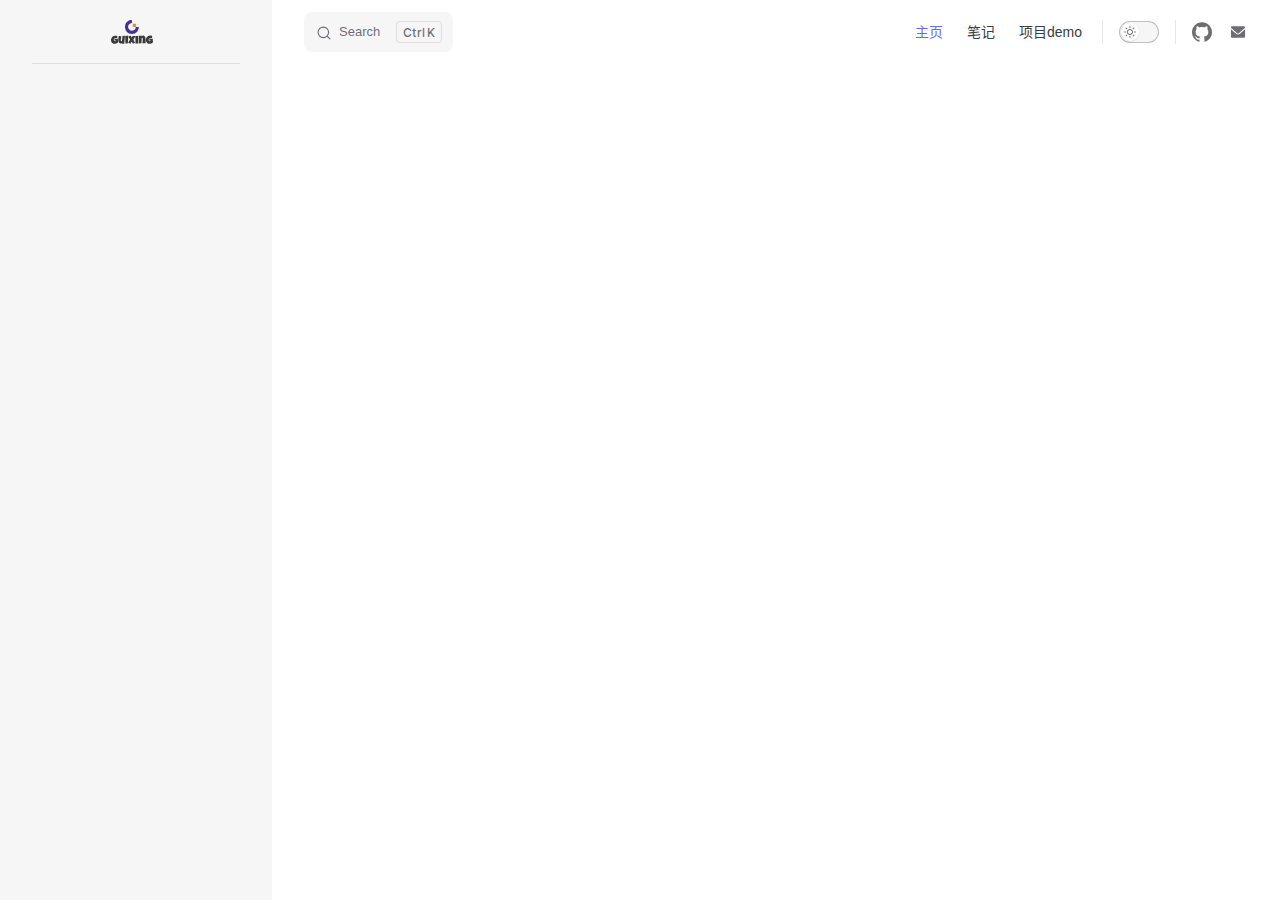
<file: index.html>
<!DOCTYPE html>
<html lang="zh-CN" dir="ltr">
  <head>
    <meta charset="utf-8">
    <meta name="viewport" content="width=device-width,initial-scale=1">
    <title>🏡blog | wangguixing</title>
    <meta name="description" content="a web developer make things to enjoy and share with u , just blogs .">
    <link rel="preload stylesheet" href="/assets/style.b4dcd8a4.css" as="style">
    <script type="module" src="/assets/app.5fb8432e.js"></script>
    <link rel="preload" href="/assets/inter-roman-latin.2ed14f66.woff2" as="font" type="font/woff2" crossorigin="">
  <link rel="modulepreload" href="/assets/chunks/framework.edab848f.js">
  <link rel="modulepreload" href="/assets/chunks/theme.a49212f3.js">
  <link rel="modulepreload" href="/assets/index.md.621714e0.lean.js">
  <meta name="theme-color" content="#3c8772">
  <script id="check-dark-light">(()=>{const e=localStorage.getItem("vitepress-theme-appearance")||"",a=window.matchMedia("(prefers-color-scheme: dark)").matches;(!e||e==="auto"?a:e==="dark")&&document.documentElement.classList.add("dark")})();</script>
  </head>
  <body>
    <div id="app"><div class="Layout" data-v-b2cf3e0b><!--[--><!--]--><!--[--><span tabindex="-1" data-v-c8616af1></span><a href="#VPContent" class="VPSkipLink visually-hidden" data-v-c8616af1> Skip to content </a><!--]--><!----><header class="VPNav" data-v-b2cf3e0b data-v-7e5bc4a5><div class="VPNavBar has-sidebar" data-v-7e5bc4a5 data-v-1d30fa41><div class="container" data-v-1d30fa41><div class="title" data-v-1d30fa41><div class="VPNavBarTitle has-sidebar" data-v-1d30fa41 data-v-f4ef19a3><a class="title" href="/" data-v-f4ef19a3><!--[--><!--]--><!--[--><img class="VPImage logo" src="/avatar.svg" alt data-v-6db2186b><!--]--><!--[--> <!--]--><!--[--><!--]--></a></div></div><div class="content" data-v-1d30fa41><div class="curtain" data-v-1d30fa41></div><div class="content-body" data-v-1d30fa41><!--[--><!--]--><div class="VPNavBarSearch search" data-v-1d30fa41 style="--673bc564:&#39;Meta&#39;;"><div id="docsearch"><button type="button" class="DocSearch DocSearch-Button" aria-label="Search"><span class="DocSearch-Button-Container"><svg class="DocSearch-Search-Icon" width="20" height="20" viewBox="0 0 20 20" aria-label="search icon"><path d="M14.386 14.386l4.0877 4.0877-4.0877-4.0877c-2.9418 2.9419-7.7115 2.9419-10.6533 0-2.9419-2.9418-2.9419-7.7115 0-10.6533 2.9418-2.9419 7.7115-2.9419 10.6533 0 2.9419 2.9418 2.9419 7.7115 0 10.6533z" stroke="currentColor" fill="none" fill-rule="evenodd" stroke-linecap="round" stroke-linejoin="round"></path></svg><span class="DocSearch-Button-Placeholder">Search</span></span><span class="DocSearch-Button-Keys"><kbd class="DocSearch-Button-Key"></kbd><kbd class="DocSearch-Button-Key">K</kbd></span></button></div></div><nav aria-labelledby="main-nav-aria-label" class="VPNavBarMenu menu" data-v-1d30fa41 data-v-7f418b0f><span id="main-nav-aria-label" class="visually-hidden" data-v-7f418b0f>Main Navigation</span><!--[--><!--[--><a class="VPLink link VPNavBarMenuLink active" href="/" tabindex="0" data-v-7f418b0f data-v-37adc828 data-v-8f4dc553><!--[-->主页<!--]--><!----></a><!--]--><!--[--><a class="VPLink link VPNavBarMenuLink" href="/thoughtsLog/microWebVue" tabindex="0" data-v-7f418b0f data-v-37adc828 data-v-8f4dc553><!--[-->笔记<!--]--><!----></a><!--]--><!--[--><a class="VPLink link VPNavBarMenuLink" href="/posts/vue3Tsx" tabindex="0" data-v-7f418b0f data-v-37adc828 data-v-8f4dc553><!--[-->项目demo<!--]--><!----></a><!--]--><!--]--></nav><!----><div class="VPNavBarAppearance appearance" data-v-1d30fa41 data-v-f6a63727><label title="toggle dark mode" data-v-f6a63727 data-v-a9c8afb8><button class="VPSwitch VPSwitchAppearance" type="button" role="switch" aria-checked="false" data-v-a9c8afb8 data-v-f3c41672><span class="check" data-v-f3c41672><span class="icon" data-v-f3c41672><!--[--><svg xmlns="http://www.w3.org/2000/svg" aria-hidden="true" focusable="false" viewbox="0 0 24 24" class="sun" data-v-a9c8afb8><path d="M12,18c-3.3,0-6-2.7-6-6s2.7-6,6-6s6,2.7,6,6S15.3,18,12,18zM12,8c-2.2,0-4,1.8-4,4c0,2.2,1.8,4,4,4c2.2,0,4-1.8,4-4C16,9.8,14.2,8,12,8z"></path><path d="M12,4c-0.6,0-1-0.4-1-1V1c0-0.6,0.4-1,1-1s1,0.4,1,1v2C13,3.6,12.6,4,12,4z"></path><path d="M12,24c-0.6,0-1-0.4-1-1v-2c0-0.6,0.4-1,1-1s1,0.4,1,1v2C13,23.6,12.6,24,12,24z"></path><path d="M5.6,6.6c-0.3,0-0.5-0.1-0.7-0.3L3.5,4.9c-0.4-0.4-0.4-1,0-1.4s1-0.4,1.4,0l1.4,1.4c0.4,0.4,0.4,1,0,1.4C6.2,6.5,5.9,6.6,5.6,6.6z"></path><path d="M19.8,20.8c-0.3,0-0.5-0.1-0.7-0.3l-1.4-1.4c-0.4-0.4-0.4-1,0-1.4s1-0.4,1.4,0l1.4,1.4c0.4,0.4,0.4,1,0,1.4C20.3,20.7,20,20.8,19.8,20.8z"></path><path d="M3,13H1c-0.6,0-1-0.4-1-1s0.4-1,1-1h2c0.6,0,1,0.4,1,1S3.6,13,3,13z"></path><path d="M23,13h-2c-0.6,0-1-0.4-1-1s0.4-1,1-1h2c0.6,0,1,0.4,1,1S23.6,13,23,13z"></path><path d="M4.2,20.8c-0.3,0-0.5-0.1-0.7-0.3c-0.4-0.4-0.4-1,0-1.4l1.4-1.4c0.4-0.4,1-0.4,1.4,0s0.4,1,0,1.4l-1.4,1.4C4.7,20.7,4.5,20.8,4.2,20.8z"></path><path d="M18.4,6.6c-0.3,0-0.5-0.1-0.7-0.3c-0.4-0.4-0.4-1,0-1.4l1.4-1.4c0.4-0.4,1-0.4,1.4,0s0.4,1,0,1.4l-1.4,1.4C18.9,6.5,18.6,6.6,18.4,6.6z"></path></svg><svg xmlns="http://www.w3.org/2000/svg" aria-hidden="true" focusable="false" viewbox="0 0 24 24" class="moon" data-v-a9c8afb8><path d="M12.1,22c-0.3,0-0.6,0-0.9,0c-5.5-0.5-9.5-5.4-9-10.9c0.4-4.8,4.2-8.6,9-9c0.4,0,0.8,0.2,1,0.5c0.2,0.3,0.2,0.8-0.1,1.1c-2,2.7-1.4,6.4,1.3,8.4c2.1,1.6,5,1.6,7.1,0c0.3-0.2,0.7-0.3,1.1-0.1c0.3,0.2,0.5,0.6,0.5,1c-0.2,2.7-1.5,5.1-3.6,6.8C16.6,21.2,14.4,22,12.1,22zM9.3,4.4c-2.9,1-5,3.6-5.2,6.8c-0.4,4.4,2.8,8.3,7.2,8.7c2.1,0.2,4.2-0.4,5.8-1.8c1.1-0.9,1.9-2.1,2.4-3.4c-2.5,0.9-5.3,0.5-7.5-1.1C9.2,11.4,8.1,7.7,9.3,4.4z"></path></svg><!--]--></span></span></button></label></div><div class="VPSocialLinks VPNavBarSocialLinks social-links" data-v-1d30fa41 data-v-0394ad82 data-v-f6988cfb><!--[--><a class="VPSocialLink" href="https://github.com/wangguixing" aria-label="github" target="_blank" rel="noopener" data-v-f6988cfb data-v-c530cc0a><svg role="img" viewBox="0 0 24 24" xmlns="http://www.w3.org/2000/svg"><title>GitHub</title><path d="M12 .297c-6.63 0-12 5.373-12 12 0 5.303 3.438 9.8 8.205 11.385.6.113.82-.258.82-.577 0-.285-.01-1.04-.015-2.04-3.338.724-4.042-1.61-4.042-1.61C4.422 18.07 3.633 17.7 3.633 17.7c-1.087-.744.084-.729.084-.729 1.205.084 1.838 1.236 1.838 1.236 1.07 1.835 2.809 1.305 3.495.998.108-.776.417-1.305.76-1.605-2.665-.3-5.466-1.332-5.466-5.93 0-1.31.465-2.38 1.235-3.22-.135-.303-.54-1.523.105-3.176 0 0 1.005-.322 3.3 1.23.96-.267 1.98-.399 3-.405 1.02.006 2.04.138 3 .405 2.28-1.552 3.285-1.23 3.285-1.23.645 1.653.24 2.873.12 3.176.765.84 1.23 1.91 1.23 3.22 0 4.61-2.805 5.625-5.475 5.92.42.36.81 1.096.81 2.22 0 1.606-.015 2.896-.015 3.286 0 .315.21.69.825.57C20.565 22.092 24 17.592 24 12.297c0-6.627-5.373-12-12-12"/></svg></a><a class="VPSocialLink" href="mailto:GranceWang@outlook.com" aria-label target="_blank" rel="noopener" data-v-f6988cfb data-v-c530cc0a><svg role="img" viewBox="0 0 1024 1024" xmlns="http://www.w3.org/2000/svg" width="20">
          <path d="M874.666667 375.189333V746.666667a64 64 0 0 1-64 64H213.333333a64 64 0 0 1-64-64V375.189333l266.090667 225.6a149.333333 149.333333 0 0 0 193.152 0L874.666667 375.189333zM810.666667 213.333333a64.789333 64.789333 0 0 1 22.826666 4.181334 63.616 63.616 0 0 1 26.794667 19.413333 64.32 64.32 0 0 1 9.344 15.466667c2.773333 6.570667 4.48 13.696 4.906667 21.184L874.666667 277.333333v21.333334L553.536 572.586667a64 64 0 0 1-79.893333 2.538666l-3.178667-2.56L149.333333 298.666667v-21.333334a63.786667 63.786667 0 0 1 35.136-57.130666A63.872 63.872 0 0 1 213.333333 213.333333h597.333334z" ></path>
          </svg></a><!--]--></div><div class="VPFlyout VPNavBarExtra extra" data-v-1d30fa41 data-v-40855f84 data-v-764effdf><button type="button" class="button" aria-haspopup="true" aria-expanded="false" aria-label="extra navigation" data-v-764effdf><svg xmlns="http://www.w3.org/2000/svg" aria-hidden="true" focusable="false" viewbox="0 0 24 24" class="icon" data-v-764effdf><circle cx="12" cy="12" r="2"></circle><circle cx="19" cy="12" r="2"></circle><circle cx="5" cy="12" r="2"></circle></svg></button><div class="menu" data-v-764effdf><div class="VPMenu" data-v-764effdf data-v-e7ea1737><!----><!--[--><!--[--><!----><div class="group" data-v-40855f84><div class="item appearance" data-v-40855f84><p class="label" data-v-40855f84>Appearance</p><div class="appearance-action" data-v-40855f84><label title="toggle dark mode" data-v-40855f84 data-v-a9c8afb8><button class="VPSwitch VPSwitchAppearance" type="button" role="switch" aria-checked="false" data-v-a9c8afb8 data-v-f3c41672><span class="check" data-v-f3c41672><span class="icon" data-v-f3c41672><!--[--><svg xmlns="http://www.w3.org/2000/svg" aria-hidden="true" focusable="false" viewbox="0 0 24 24" class="sun" data-v-a9c8afb8><path d="M12,18c-3.3,0-6-2.7-6-6s2.7-6,6-6s6,2.7,6,6S15.3,18,12,18zM12,8c-2.2,0-4,1.8-4,4c0,2.2,1.8,4,4,4c2.2,0,4-1.8,4-4C16,9.8,14.2,8,12,8z"></path><path d="M12,4c-0.6,0-1-0.4-1-1V1c0-0.6,0.4-1,1-1s1,0.4,1,1v2C13,3.6,12.6,4,12,4z"></path><path d="M12,24c-0.6,0-1-0.4-1-1v-2c0-0.6,0.4-1,1-1s1,0.4,1,1v2C13,23.6,12.6,24,12,24z"></path><path d="M5.6,6.6c-0.3,0-0.5-0.1-0.7-0.3L3.5,4.9c-0.4-0.4-0.4-1,0-1.4s1-0.4,1.4,0l1.4,1.4c0.4,0.4,0.4,1,0,1.4C6.2,6.5,5.9,6.6,5.6,6.6z"></path><path d="M19.8,20.8c-0.3,0-0.5-0.1-0.7-0.3l-1.4-1.4c-0.4-0.4-0.4-1,0-1.4s1-0.4,1.4,0l1.4,1.4c0.4,0.4,0.4,1,0,1.4C20.3,20.7,20,20.8,19.8,20.8z"></path><path d="M3,13H1c-0.6,0-1-0.4-1-1s0.4-1,1-1h2c0.6,0,1,0.4,1,1S3.6,13,3,13z"></path><path d="M23,13h-2c-0.6,0-1-0.4-1-1s0.4-1,1-1h2c0.6,0,1,0.4,1,1S23.6,13,23,13z"></path><path d="M4.2,20.8c-0.3,0-0.5-0.1-0.7-0.3c-0.4-0.4-0.4-1,0-1.4l1.4-1.4c0.4-0.4,1-0.4,1.4,0s0.4,1,0,1.4l-1.4,1.4C4.7,20.7,4.5,20.8,4.2,20.8z"></path><path d="M18.4,6.6c-0.3,0-0.5-0.1-0.7-0.3c-0.4-0.4-0.4-1,0-1.4l1.4-1.4c0.4-0.4,1-0.4,1.4,0s0.4,1,0,1.4l-1.4,1.4C18.9,6.5,18.6,6.6,18.4,6.6z"></path></svg><svg xmlns="http://www.w3.org/2000/svg" aria-hidden="true" focusable="false" viewbox="0 0 24 24" class="moon" data-v-a9c8afb8><path d="M12.1,22c-0.3,0-0.6,0-0.9,0c-5.5-0.5-9.5-5.4-9-10.9c0.4-4.8,4.2-8.6,9-9c0.4,0,0.8,0.2,1,0.5c0.2,0.3,0.2,0.8-0.1,1.1c-2,2.7-1.4,6.4,1.3,8.4c2.1,1.6,5,1.6,7.1,0c0.3-0.2,0.7-0.3,1.1-0.1c0.3,0.2,0.5,0.6,0.5,1c-0.2,2.7-1.5,5.1-3.6,6.8C16.6,21.2,14.4,22,12.1,22zM9.3,4.4c-2.9,1-5,3.6-5.2,6.8c-0.4,4.4,2.8,8.3,7.2,8.7c2.1,0.2,4.2-0.4,5.8-1.8c1.1-0.9,1.9-2.1,2.4-3.4c-2.5,0.9-5.3,0.5-7.5-1.1C9.2,11.4,8.1,7.7,9.3,4.4z"></path></svg><!--]--></span></span></button></label></div></div></div><div class="group" data-v-40855f84><div class="item social-links" data-v-40855f84><div class="VPSocialLinks social-links-list" data-v-40855f84 data-v-f6988cfb><!--[--><a class="VPSocialLink" href="https://github.com/wangguixing" aria-label="github" target="_blank" rel="noopener" data-v-f6988cfb data-v-c530cc0a><svg role="img" viewBox="0 0 24 24" xmlns="http://www.w3.org/2000/svg"><title>GitHub</title><path d="M12 .297c-6.63 0-12 5.373-12 12 0 5.303 3.438 9.8 8.205 11.385.6.113.82-.258.82-.577 0-.285-.01-1.04-.015-2.04-3.338.724-4.042-1.61-4.042-1.61C4.422 18.07 3.633 17.7 3.633 17.7c-1.087-.744.084-.729.084-.729 1.205.084 1.838 1.236 1.838 1.236 1.07 1.835 2.809 1.305 3.495.998.108-.776.417-1.305.76-1.605-2.665-.3-5.466-1.332-5.466-5.93 0-1.31.465-2.38 1.235-3.22-.135-.303-.54-1.523.105-3.176 0 0 1.005-.322 3.3 1.23.96-.267 1.98-.399 3-.405 1.02.006 2.04.138 3 .405 2.28-1.552 3.285-1.23 3.285-1.23.645 1.653.24 2.873.12 3.176.765.84 1.23 1.91 1.23 3.22 0 4.61-2.805 5.625-5.475 5.92.42.36.81 1.096.81 2.22 0 1.606-.015 2.896-.015 3.286 0 .315.21.69.825.57C20.565 22.092 24 17.592 24 12.297c0-6.627-5.373-12-12-12"/></svg></a><a class="VPSocialLink" href="mailto:GranceWang@outlook.com" aria-label target="_blank" rel="noopener" data-v-f6988cfb data-v-c530cc0a><svg role="img" viewBox="0 0 1024 1024" xmlns="http://www.w3.org/2000/svg" width="20">
          <path d="M874.666667 375.189333V746.666667a64 64 0 0 1-64 64H213.333333a64 64 0 0 1-64-64V375.189333l266.090667 225.6a149.333333 149.333333 0 0 0 193.152 0L874.666667 375.189333zM810.666667 213.333333a64.789333 64.789333 0 0 1 22.826666 4.181334 63.616 63.616 0 0 1 26.794667 19.413333 64.32 64.32 0 0 1 9.344 15.466667c2.773333 6.570667 4.48 13.696 4.906667 21.184L874.666667 277.333333v21.333334L553.536 572.586667a64 64 0 0 1-79.893333 2.538666l-3.178667-2.56L149.333333 298.666667v-21.333334a63.786667 63.786667 0 0 1 35.136-57.130666A63.872 63.872 0 0 1 213.333333 213.333333h597.333334z" ></path>
          </svg></a><!--]--></div></div></div><!--]--><!--]--></div></div></div><!--[--><!--]--><button type="button" class="VPNavBarHamburger hamburger" aria-label="mobile navigation" aria-expanded="false" aria-controls="VPNavScreen" data-v-1d30fa41 data-v-e5dd9c1c><span class="container" data-v-e5dd9c1c><span class="top" data-v-e5dd9c1c></span><span class="middle" data-v-e5dd9c1c></span><span class="bottom" data-v-e5dd9c1c></span></span></button></div></div></div></div><!----></header><div class="VPLocalNav" data-v-b2cf3e0b data-v-f5a2ca58><button class="menu" aria-expanded="false" aria-controls="VPSidebarNav" data-v-f5a2ca58><svg xmlns="http://www.w3.org/2000/svg" aria-hidden="true" focusable="false" viewbox="0 0 24 24" class="menu-icon" data-v-f5a2ca58><path d="M17,11H3c-0.6,0-1-0.4-1-1s0.4-1,1-1h14c0.6,0,1,0.4,1,1S17.6,11,17,11z"></path><path d="M21,7H3C2.4,7,2,6.6,2,6s0.4-1,1-1h18c0.6,0,1,0.4,1,1S21.6,7,21,7z"></path><path d="M21,15H3c-0.6,0-1-0.4-1-1s0.4-1,1-1h18c0.6,0,1,0.4,1,1S21.6,15,21,15z"></path><path d="M17,19H3c-0.6,0-1-0.4-1-1s0.4-1,1-1h14c0.6,0,1,0.4,1,1S17.6,19,17,19z"></path></svg><span class="menu-text" data-v-f5a2ca58>Menu</span></button><div class="VPLocalNavOutlineDropdown" style="--vp-vh:0px;" data-v-f5a2ca58 data-v-079b16a8><button data-v-079b16a8>Return to top</button><!----></div></div><aside class="VPSidebar" data-v-b2cf3e0b data-v-139a1f1d><div class="curtain" data-v-139a1f1d></div><nav class="nav" id="VPSidebarNav" aria-labelledby="sidebar-aria-label" tabindex="-1" data-v-139a1f1d><span class="visually-hidden" id="sidebar-aria-label" data-v-139a1f1d> Sidebar Navigation </span><!--[--><!--[--><!----><!--]--><!--]--><!--[--><div class="group" data-v-139a1f1d><section class="VPSidebarItem level-0" data-v-139a1f1d data-v-c4656e6d><!----><div class="items" data-v-c4656e6d><!--[--><div class="VPSidebarItem level-1" data-v-c4656e6d data-v-c4656e6d><!----><!----></div><!--]--></div></section></div><!--]--><!--[--><!--]--></nav></aside><div class="VPContent has-sidebar" id="VPContent" data-v-b2cf3e0b data-v-a494bd1d><div class="VPDoc has-sidebar has-aside" data-v-a494bd1d data-v-c4b0d3cf><!--[--><!--]--><div class="container" data-v-c4b0d3cf><div class="aside" data-v-c4b0d3cf><div class="aside-curtain" data-v-c4b0d3cf></div><div class="aside-container" data-v-c4b0d3cf><div class="aside-content" data-v-c4b0d3cf><div class="VPDocAside" data-v-c4b0d3cf data-v-3f215769><!--[--><!--]--><!--[--><!--]--><div class="VPDocAsideOutline" data-v-3f215769 data-v-ff0f39c8><div class="content" data-v-ff0f39c8><div class="outline-marker" data-v-ff0f39c8></div><div class="outline-title" data-v-ff0f39c8>快速索引</div><nav aria-labelledby="doc-outline-aria-label" data-v-ff0f39c8><span class="visually-hidden" id="doc-outline-aria-label" data-v-ff0f39c8> Table of Contents for current page </span><ul class="root" data-v-ff0f39c8 data-v-8f12e865><!--[--><!--]--></ul></nav></div></div><!--[--><!--[--><!--[--><!--[--><!----><!--]--><!--]--><!--]--><!--]--><div class="spacer" data-v-3f215769></div><!--[--><!--]--><!----><!--[--><!--]--><!--[--><!--]--></div></div></div></div><div class="content" data-v-c4b0d3cf><div class="content-container" data-v-c4b0d3cf><!--[--><!--[--><!--[--><!----><!--]--><!--]--><!--]--><!----><main class="main" data-v-c4b0d3cf><div style="position:relative;" class="vp-doc _index" data-v-c4b0d3cf><div></div></div></main><footer class="VPDocFooter" data-v-c4b0d3cf data-v-face870a><!--[--><!--]--><div class="edit-info" data-v-face870a><!----><div class="last-updated" data-v-face870a><p class="VPLastUpdated" data-v-face870a data-v-7b3ebfe1>Last updated: <time datetime="2023-03-31T13:01:34.000Z" data-v-7b3ebfe1></time></p></div></div><!----></footer><!--[--><!--]--></div></div></div><!--[--><!--]--></div></div><footer class="VPFooter has-sidebar" data-v-b2cf3e0b data-v-2f86ebd2><div class="container" data-v-2f86ebd2><!----><p class="copyright" data-v-2f86ebd2>Copyright © 2023-present wangguixing</p></div></footer><!--[--><!--]--></div></div>
    <script>__VP_HASH_MAP__ = JSON.parse("{\"index.md\":\"621714e0\",\"posts_vue3tsx.md\":\"de5453ad\",\"thoughtslog_microwebvue.md\":\"06f690e9\"}")
__VP_SITE_DATA__ = JSON.parse("{\"lang\":\"zh-CN\",\"dir\":\"ltr\",\"title\":\" \",\"description\":\"a web developer make things to enjoy and share with u , just blogs .\",\"base\":\"/\",\"head\":[],\"appearance\":true,\"themeConfig\":{\"nav\":[{\"text\":\"主页\",\"link\":\"/\"},{\"text\":\"笔记\",\"link\":\"/thoughtsLog/microWebVue\",\"activeMatch\":\"/thoughtsLog/\"},{\"text\":\"项目demo\",\"link\":\"/posts/vue3Tsx\",\"activeMatch\":\"/posts/\"}],\"logo\":\"/avatar.svg\",\"outlineTitle\":\"快速索引\",\"sidebar\":{\"/\":[{\"text\":\"\",\"items\":[{\"text\":\"\"}]}],\"/thoughtsLog/\":[{\"text\":\"条目\",\"items\":[{\"text\":\"前端微服务-vue\",\"link\":\"/thoughtsLog/microWebVue\"}]}],\"/posts/\":[{\"text\":\"条目\",\"collapsed\":false,\"items\":[{\"text\":\"vue3、tsx、arco-design\",\"link\":\"/posts/vue3Tsx\"}]}]},\"socialLinks\":[{\"icon\":\"github\",\"link\":\"https://github.com/wangguixing\"},{\"icon\":{\"svg\":\"<svg role=\\\"img\\\" viewBox=\\\"0 0 1024 1024\\\" xmlns=\\\"http://www.w3.org/2000/svg\\\" width=\\\"20\\\">\\n          <path d=\\\"M874.666667 375.189333V746.666667a64 64 0 0 1-64 64H213.333333a64 64 0 0 1-64-64V375.189333l266.090667 225.6a149.333333 149.333333 0 0 0 193.152 0L874.666667 375.189333zM810.666667 213.333333a64.789333 64.789333 0 0 1 22.826666 4.181334 63.616 63.616 0 0 1 26.794667 19.413333 64.32 64.32 0 0 1 9.344 15.466667c2.773333 6.570667 4.48 13.696 4.906667 21.184L874.666667 277.333333v21.333334L553.536 572.586667a64 64 0 0 1-79.893333 2.538666l-3.178667-2.56L149.333333 298.666667v-21.333334a63.786667 63.786667 0 0 1 35.136-57.130666A63.872 63.872 0 0 1 213.333333 213.333333h597.333334z\\\" ></path>\\n          </svg>\"},\"link\":\"mailto:GranceWang@outlook.com\"}],\"footer\":{\"copyright\":\"Copyright © 2023-present wangguixing\"},\"algolia\":{\"appId\":\"8J64VVRP8K\",\"apiKey\":\"a18e2f4cc5665f6602c5631fd868adfd\",\"indexName\":\"vitepress\"}},\"locales\":{},\"scrollOffset\":90,\"cleanUrls\":true}")</script>
    
  </body>
</html>
</file>
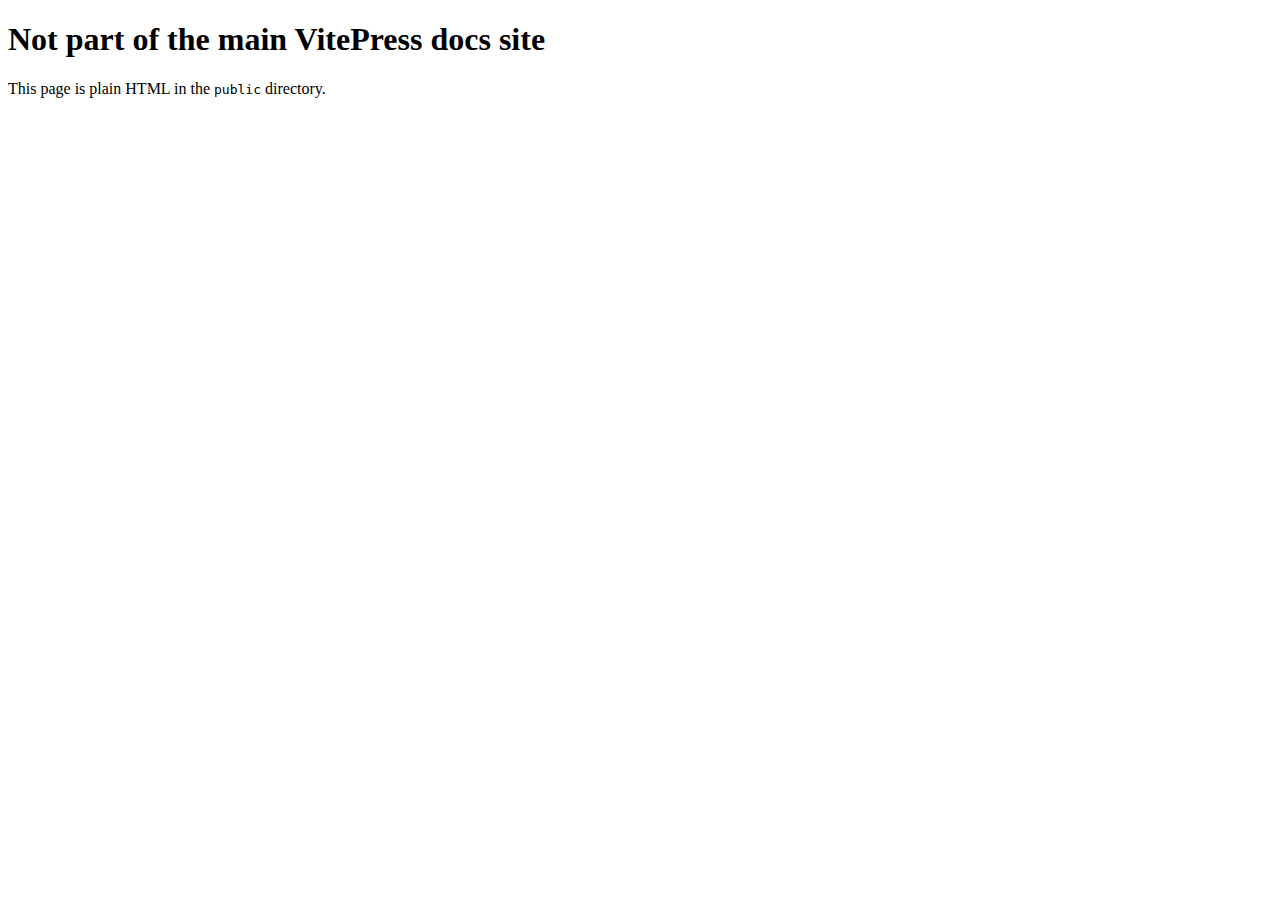
<file: pure.html>
<!DOCTYPE html>
<html>
  <head>
    <title>Plain HTML page | VitePress</title>
    <meta charset="utf-8" />
    <meta name="robots" content="noindex, nofollow" />
  </head>
  <body>
    <h1>Not part of the main VitePress docs site</h1>
    <div>This page is plain HTML in the <code>public</code> directory.</div>
  </body>
</html>
</file>
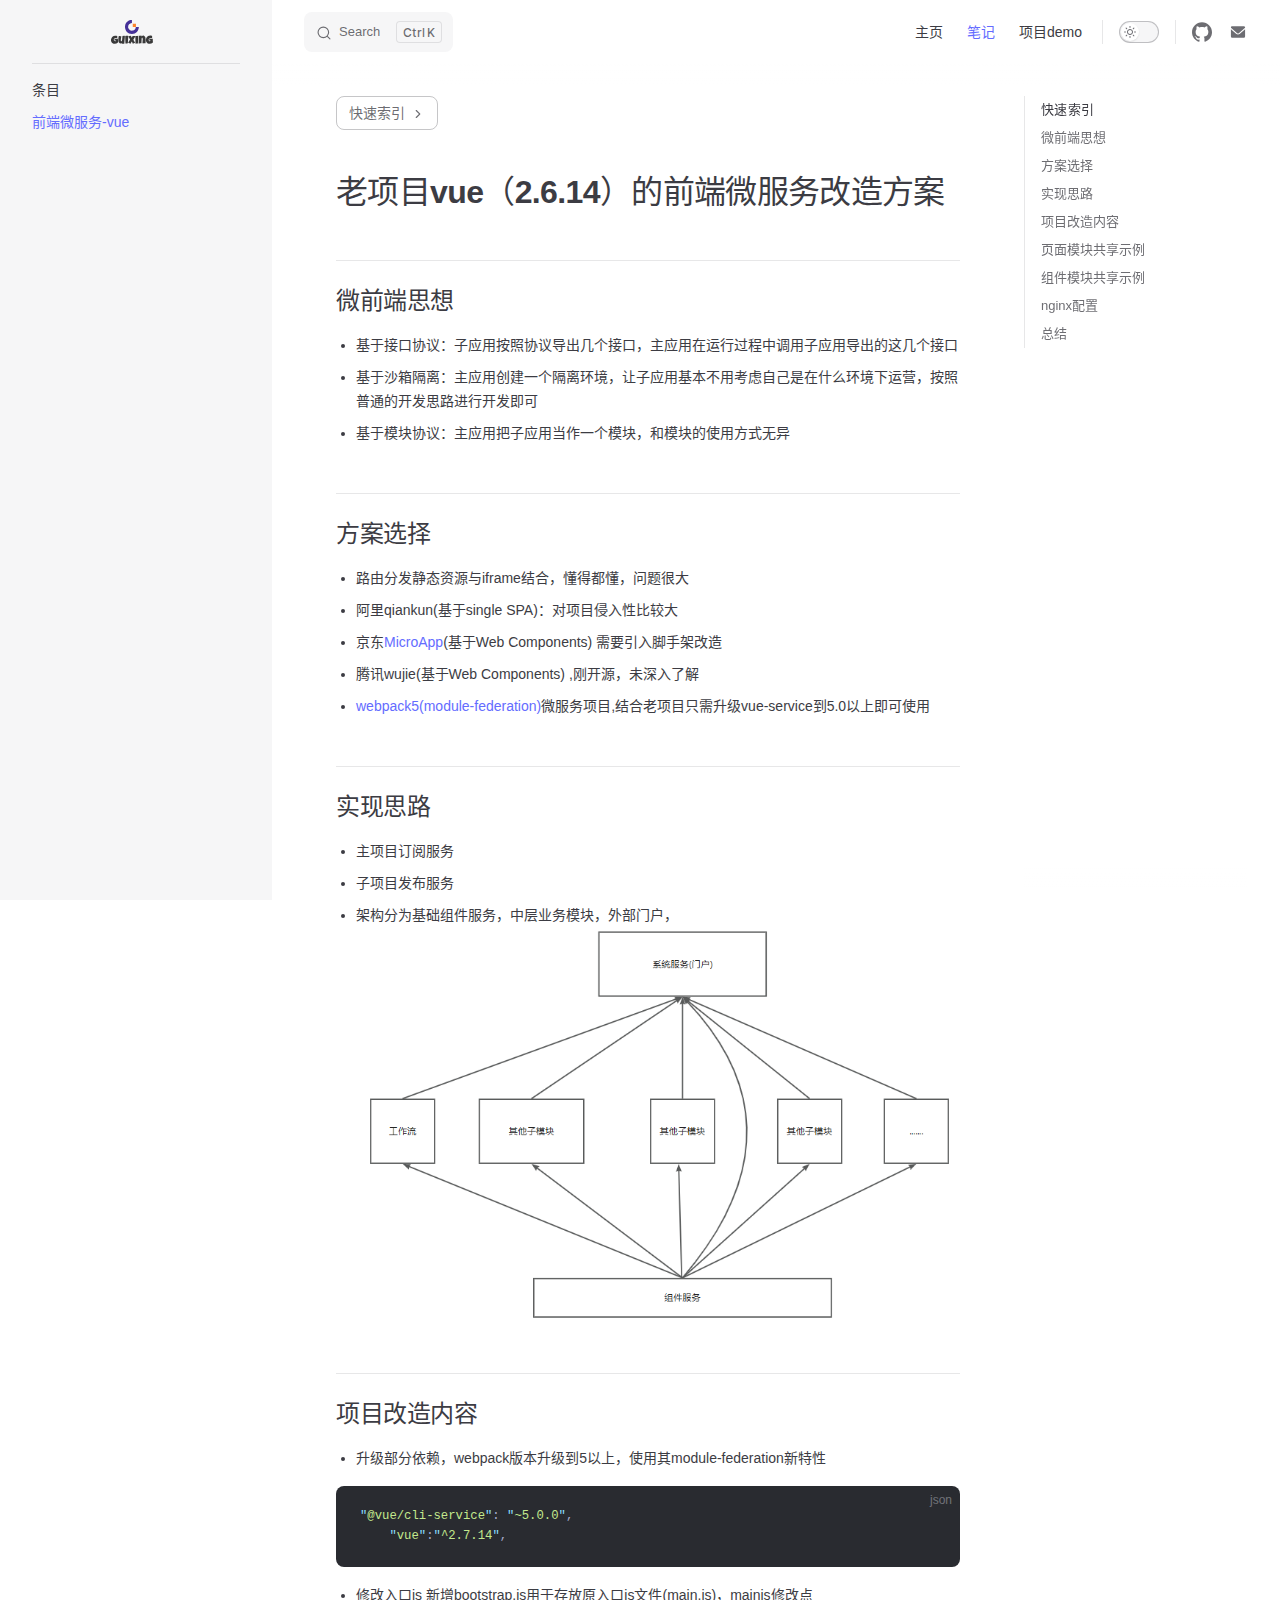
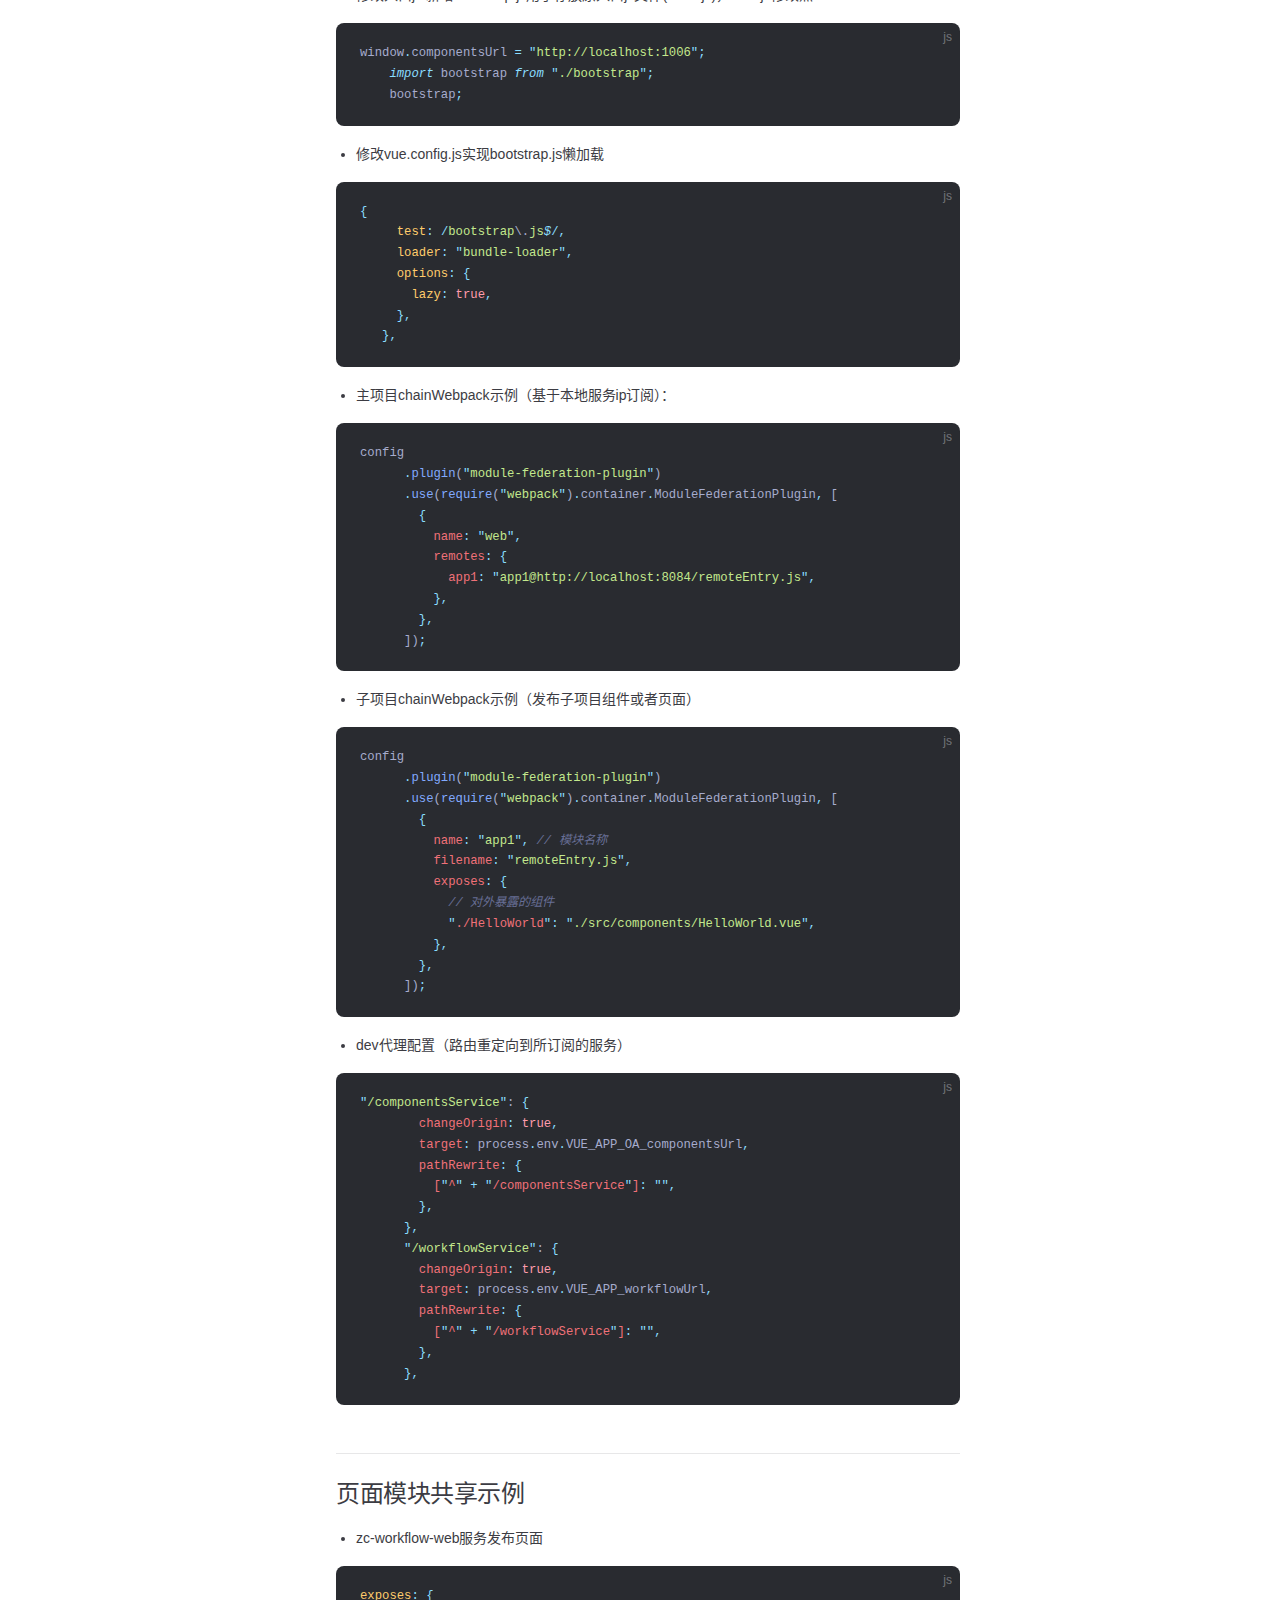
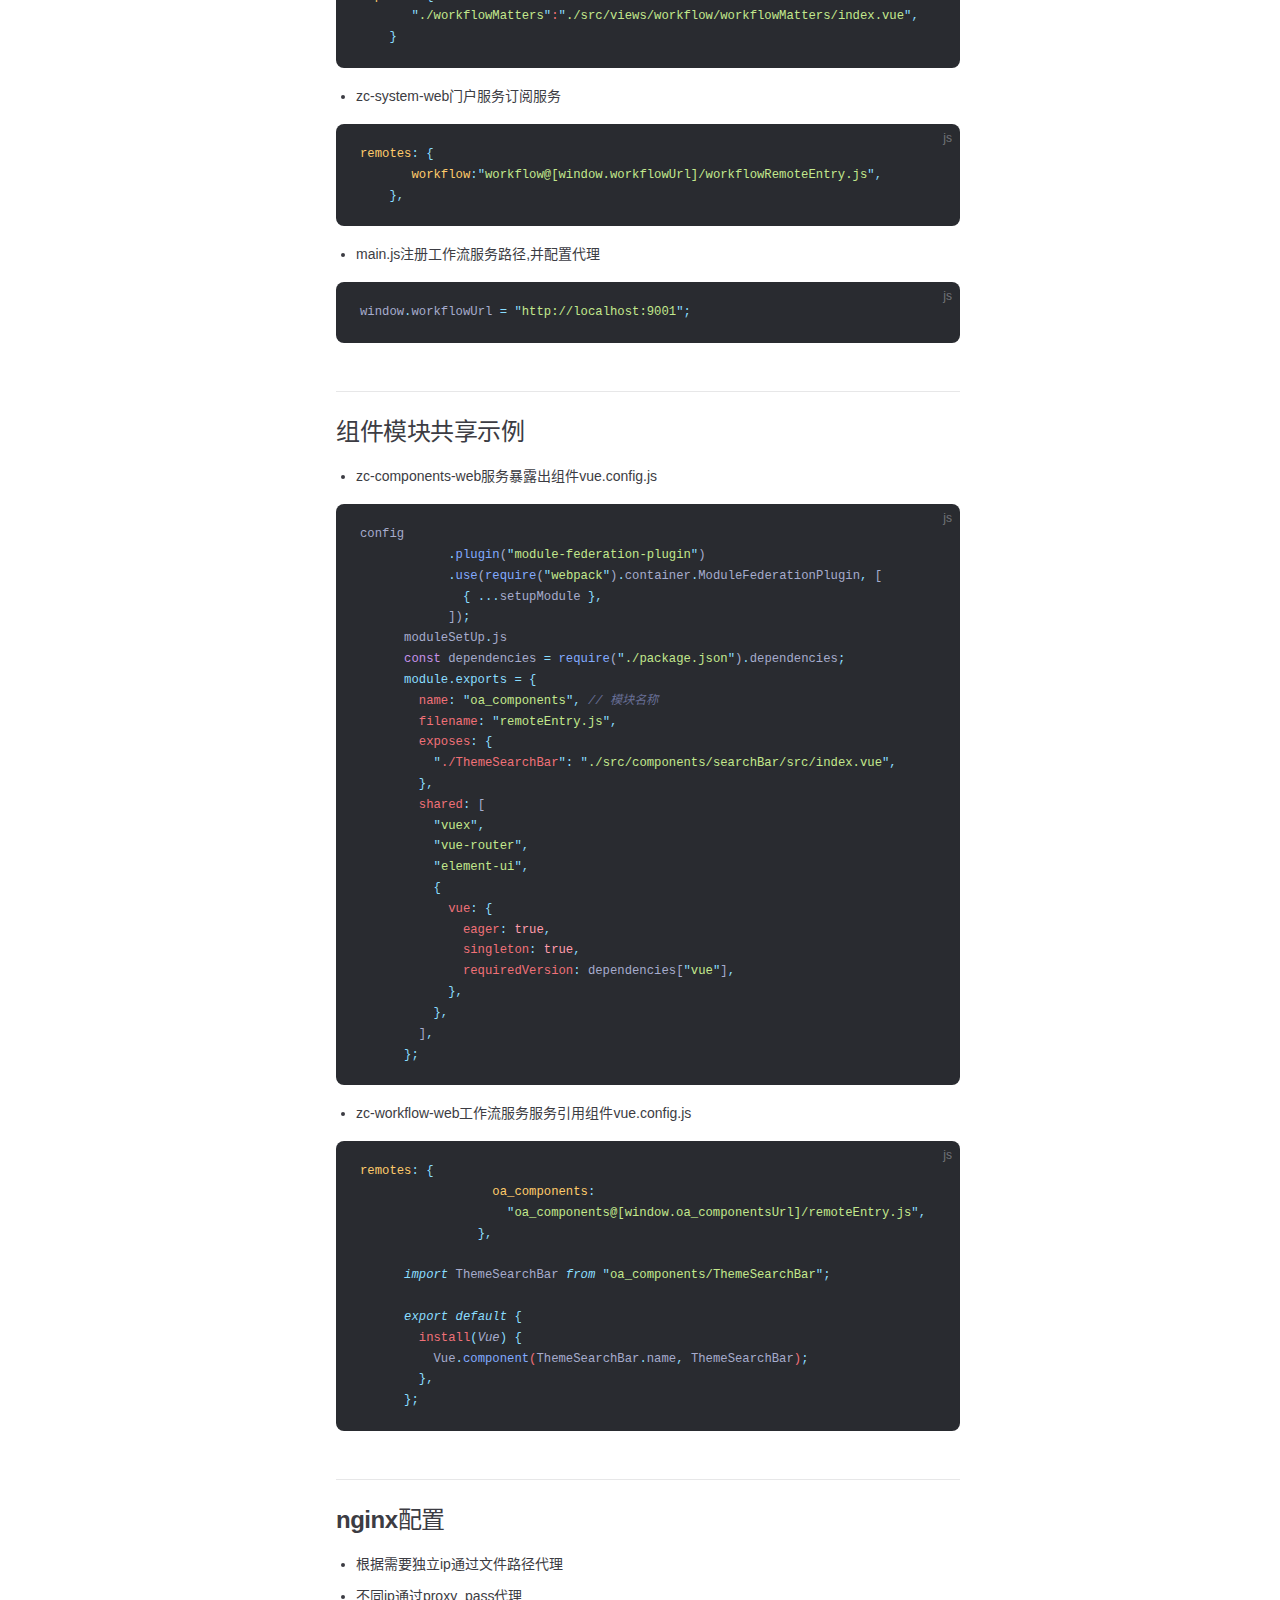
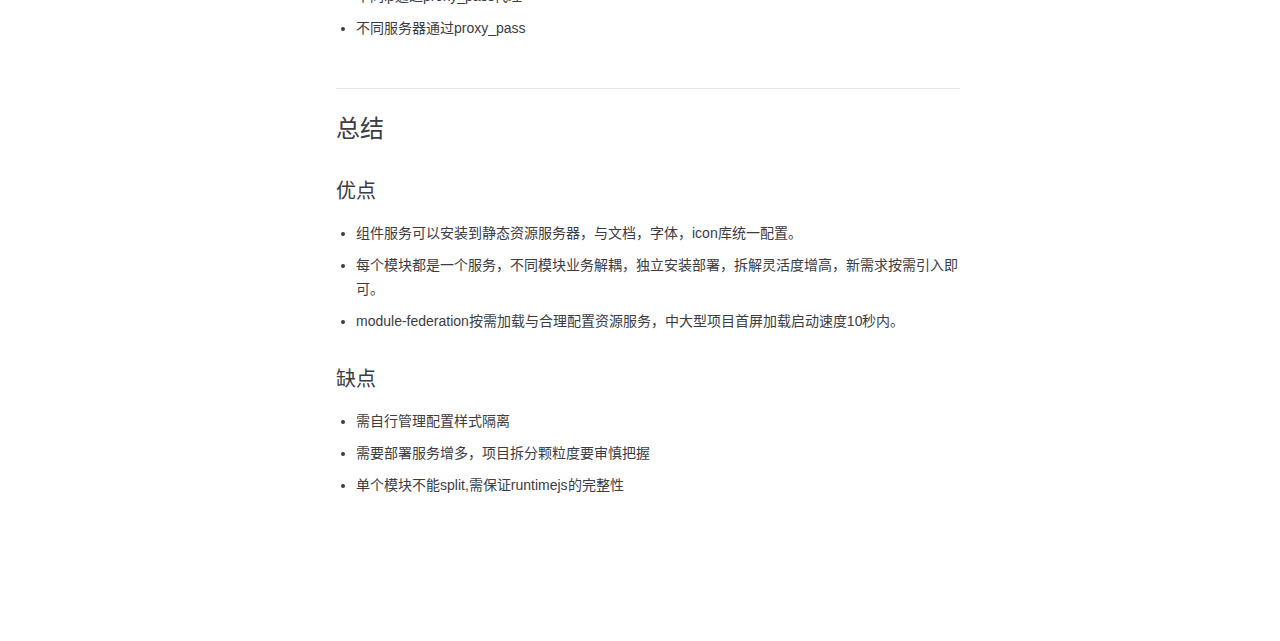
<file: thoughtsLog/microWebVue.html>
<!DOCTYPE html>
<html lang="zh-CN" dir="ltr">
  <head>
    <meta charset="utf-8">
    <meta name="viewport" content="width=device-width,initial-scale=1">
    <title>前端微服务-vue |  </title>
    <meta name="description" content="vue2的MF改造方案">
    <link rel="preload stylesheet" href="/assets/style.b4dcd8a4.css" as="style">
    <script type="module" src="/assets/app.5fb8432e.js"></script>
    <link rel="preload" href="/assets/inter-roman-latin.2ed14f66.woff2" as="font" type="font/woff2" crossorigin="">
  <link rel="modulepreload" href="/assets/chunks/framework.edab848f.js">
  <link rel="modulepreload" href="/assets/chunks/theme.a49212f3.js">
  <link rel="modulepreload" href="/assets/thoughtsLog_microWebVue.md.06f690e9.lean.js">
  <meta name="theme-color" content="#3c8772">
  <script id="check-dark-light">(()=>{const e=localStorage.getItem("vitepress-theme-appearance")||"",a=window.matchMedia("(prefers-color-scheme: dark)").matches;(!e||e==="auto"?a:e==="dark")&&document.documentElement.classList.add("dark")})();</script>
  </head>
  <body>
    <div id="app"><div class="Layout" data-v-b2cf3e0b><!--[--><!--]--><!--[--><span tabindex="-1" data-v-c8616af1></span><a href="#VPContent" class="VPSkipLink visually-hidden" data-v-c8616af1> Skip to content </a><!--]--><!----><header class="VPNav" data-v-b2cf3e0b data-v-7e5bc4a5><div class="VPNavBar has-sidebar" data-v-7e5bc4a5 data-v-1d30fa41><div class="container" data-v-1d30fa41><div class="title" data-v-1d30fa41><div class="VPNavBarTitle has-sidebar" data-v-1d30fa41 data-v-f4ef19a3><a class="title" href="/" data-v-f4ef19a3><!--[--><!--]--><!--[--><img class="VPImage logo" src="/avatar.svg" alt data-v-6db2186b><!--]--><!--[--> <!--]--><!--[--><!--]--></a></div></div><div class="content" data-v-1d30fa41><div class="curtain" data-v-1d30fa41></div><div class="content-body" data-v-1d30fa41><!--[--><!--]--><div class="VPNavBarSearch search" data-v-1d30fa41 style="--673bc564:&#39;Meta&#39;;"><div id="docsearch"><button type="button" class="DocSearch DocSearch-Button" aria-label="Search"><span class="DocSearch-Button-Container"><svg class="DocSearch-Search-Icon" width="20" height="20" viewBox="0 0 20 20" aria-label="search icon"><path d="M14.386 14.386l4.0877 4.0877-4.0877-4.0877c-2.9418 2.9419-7.7115 2.9419-10.6533 0-2.9419-2.9418-2.9419-7.7115 0-10.6533 2.9418-2.9419 7.7115-2.9419 10.6533 0 2.9419 2.9418 2.9419 7.7115 0 10.6533z" stroke="currentColor" fill="none" fill-rule="evenodd" stroke-linecap="round" stroke-linejoin="round"></path></svg><span class="DocSearch-Button-Placeholder">Search</span></span><span class="DocSearch-Button-Keys"><kbd class="DocSearch-Button-Key"></kbd><kbd class="DocSearch-Button-Key">K</kbd></span></button></div></div><nav aria-labelledby="main-nav-aria-label" class="VPNavBarMenu menu" data-v-1d30fa41 data-v-7f418b0f><span id="main-nav-aria-label" class="visually-hidden" data-v-7f418b0f>Main Navigation</span><!--[--><!--[--><a class="VPLink link VPNavBarMenuLink" href="/" tabindex="0" data-v-7f418b0f data-v-37adc828 data-v-8f4dc553><!--[-->主页<!--]--><!----></a><!--]--><!--[--><a class="VPLink link VPNavBarMenuLink active" href="/thoughtsLog/microWebVue" tabindex="0" data-v-7f418b0f data-v-37adc828 data-v-8f4dc553><!--[-->笔记<!--]--><!----></a><!--]--><!--[--><a class="VPLink link VPNavBarMenuLink" href="/posts/vue3Tsx" tabindex="0" data-v-7f418b0f data-v-37adc828 data-v-8f4dc553><!--[-->项目demo<!--]--><!----></a><!--]--><!--]--></nav><!----><div class="VPNavBarAppearance appearance" data-v-1d30fa41 data-v-f6a63727><label title="toggle dark mode" data-v-f6a63727 data-v-a9c8afb8><button class="VPSwitch VPSwitchAppearance" type="button" role="switch" aria-checked="false" data-v-a9c8afb8 data-v-f3c41672><span class="check" data-v-f3c41672><span class="icon" data-v-f3c41672><!--[--><svg xmlns="http://www.w3.org/2000/svg" aria-hidden="true" focusable="false" viewbox="0 0 24 24" class="sun" data-v-a9c8afb8><path d="M12,18c-3.3,0-6-2.7-6-6s2.7-6,6-6s6,2.7,6,6S15.3,18,12,18zM12,8c-2.2,0-4,1.8-4,4c0,2.2,1.8,4,4,4c2.2,0,4-1.8,4-4C16,9.8,14.2,8,12,8z"></path><path d="M12,4c-0.6,0-1-0.4-1-1V1c0-0.6,0.4-1,1-1s1,0.4,1,1v2C13,3.6,12.6,4,12,4z"></path><path d="M12,24c-0.6,0-1-0.4-1-1v-2c0-0.6,0.4-1,1-1s1,0.4,1,1v2C13,23.6,12.6,24,12,24z"></path><path d="M5.6,6.6c-0.3,0-0.5-0.1-0.7-0.3L3.5,4.9c-0.4-0.4-0.4-1,0-1.4s1-0.4,1.4,0l1.4,1.4c0.4,0.4,0.4,1,0,1.4C6.2,6.5,5.9,6.6,5.6,6.6z"></path><path d="M19.8,20.8c-0.3,0-0.5-0.1-0.7-0.3l-1.4-1.4c-0.4-0.4-0.4-1,0-1.4s1-0.4,1.4,0l1.4,1.4c0.4,0.4,0.4,1,0,1.4C20.3,20.7,20,20.8,19.8,20.8z"></path><path d="M3,13H1c-0.6,0-1-0.4-1-1s0.4-1,1-1h2c0.6,0,1,0.4,1,1S3.6,13,3,13z"></path><path d="M23,13h-2c-0.6,0-1-0.4-1-1s0.4-1,1-1h2c0.6,0,1,0.4,1,1S23.6,13,23,13z"></path><path d="M4.2,20.8c-0.3,0-0.5-0.1-0.7-0.3c-0.4-0.4-0.4-1,0-1.4l1.4-1.4c0.4-0.4,1-0.4,1.4,0s0.4,1,0,1.4l-1.4,1.4C4.7,20.7,4.5,20.8,4.2,20.8z"></path><path d="M18.4,6.6c-0.3,0-0.5-0.1-0.7-0.3c-0.4-0.4-0.4-1,0-1.4l1.4-1.4c0.4-0.4,1-0.4,1.4,0s0.4,1,0,1.4l-1.4,1.4C18.9,6.5,18.6,6.6,18.4,6.6z"></path></svg><svg xmlns="http://www.w3.org/2000/svg" aria-hidden="true" focusable="false" viewbox="0 0 24 24" class="moon" data-v-a9c8afb8><path d="M12.1,22c-0.3,0-0.6,0-0.9,0c-5.5-0.5-9.5-5.4-9-10.9c0.4-4.8,4.2-8.6,9-9c0.4,0,0.8,0.2,1,0.5c0.2,0.3,0.2,0.8-0.1,1.1c-2,2.7-1.4,6.4,1.3,8.4c2.1,1.6,5,1.6,7.1,0c0.3-0.2,0.7-0.3,1.1-0.1c0.3,0.2,0.5,0.6,0.5,1c-0.2,2.7-1.5,5.1-3.6,6.8C16.6,21.2,14.4,22,12.1,22zM9.3,4.4c-2.9,1-5,3.6-5.2,6.8c-0.4,4.4,2.8,8.3,7.2,8.7c2.1,0.2,4.2-0.4,5.8-1.8c1.1-0.9,1.9-2.1,2.4-3.4c-2.5,0.9-5.3,0.5-7.5-1.1C9.2,11.4,8.1,7.7,9.3,4.4z"></path></svg><!--]--></span></span></button></label></div><div class="VPSocialLinks VPNavBarSocialLinks social-links" data-v-1d30fa41 data-v-0394ad82 data-v-f6988cfb><!--[--><a class="VPSocialLink" href="https://github.com/wangguixing" aria-label="github" target="_blank" rel="noopener" data-v-f6988cfb data-v-c530cc0a><svg role="img" viewBox="0 0 24 24" xmlns="http://www.w3.org/2000/svg"><title>GitHub</title><path d="M12 .297c-6.63 0-12 5.373-12 12 0 5.303 3.438 9.8 8.205 11.385.6.113.82-.258.82-.577 0-.285-.01-1.04-.015-2.04-3.338.724-4.042-1.61-4.042-1.61C4.422 18.07 3.633 17.7 3.633 17.7c-1.087-.744.084-.729.084-.729 1.205.084 1.838 1.236 1.838 1.236 1.07 1.835 2.809 1.305 3.495.998.108-.776.417-1.305.76-1.605-2.665-.3-5.466-1.332-5.466-5.93 0-1.31.465-2.38 1.235-3.22-.135-.303-.54-1.523.105-3.176 0 0 1.005-.322 3.3 1.23.96-.267 1.98-.399 3-.405 1.02.006 2.04.138 3 .405 2.28-1.552 3.285-1.23 3.285-1.23.645 1.653.24 2.873.12 3.176.765.84 1.23 1.91 1.23 3.22 0 4.61-2.805 5.625-5.475 5.92.42.36.81 1.096.81 2.22 0 1.606-.015 2.896-.015 3.286 0 .315.21.69.825.57C20.565 22.092 24 17.592 24 12.297c0-6.627-5.373-12-12-12"/></svg></a><a class="VPSocialLink" href="mailto:GranceWang@outlook.com" aria-label target="_blank" rel="noopener" data-v-f6988cfb data-v-c530cc0a><svg role="img" viewBox="0 0 1024 1024" xmlns="http://www.w3.org/2000/svg" width="20">
          <path d="M874.666667 375.189333V746.666667a64 64 0 0 1-64 64H213.333333a64 64 0 0 1-64-64V375.189333l266.090667 225.6a149.333333 149.333333 0 0 0 193.152 0L874.666667 375.189333zM810.666667 213.333333a64.789333 64.789333 0 0 1 22.826666 4.181334 63.616 63.616 0 0 1 26.794667 19.413333 64.32 64.32 0 0 1 9.344 15.466667c2.773333 6.570667 4.48 13.696 4.906667 21.184L874.666667 277.333333v21.333334L553.536 572.586667a64 64 0 0 1-79.893333 2.538666l-3.178667-2.56L149.333333 298.666667v-21.333334a63.786667 63.786667 0 0 1 35.136-57.130666A63.872 63.872 0 0 1 213.333333 213.333333h597.333334z" ></path>
          </svg></a><!--]--></div><div class="VPFlyout VPNavBarExtra extra" data-v-1d30fa41 data-v-40855f84 data-v-764effdf><button type="button" class="button" aria-haspopup="true" aria-expanded="false" aria-label="extra navigation" data-v-764effdf><svg xmlns="http://www.w3.org/2000/svg" aria-hidden="true" focusable="false" viewbox="0 0 24 24" class="icon" data-v-764effdf><circle cx="12" cy="12" r="2"></circle><circle cx="19" cy="12" r="2"></circle><circle cx="5" cy="12" r="2"></circle></svg></button><div class="menu" data-v-764effdf><div class="VPMenu" data-v-764effdf data-v-e7ea1737><!----><!--[--><!--[--><!----><div class="group" data-v-40855f84><div class="item appearance" data-v-40855f84><p class="label" data-v-40855f84>Appearance</p><div class="appearance-action" data-v-40855f84><label title="toggle dark mode" data-v-40855f84 data-v-a9c8afb8><button class="VPSwitch VPSwitchAppearance" type="button" role="switch" aria-checked="false" data-v-a9c8afb8 data-v-f3c41672><span class="check" data-v-f3c41672><span class="icon" data-v-f3c41672><!--[--><svg xmlns="http://www.w3.org/2000/svg" aria-hidden="true" focusable="false" viewbox="0 0 24 24" class="sun" data-v-a9c8afb8><path d="M12,18c-3.3,0-6-2.7-6-6s2.7-6,6-6s6,2.7,6,6S15.3,18,12,18zM12,8c-2.2,0-4,1.8-4,4c0,2.2,1.8,4,4,4c2.2,0,4-1.8,4-4C16,9.8,14.2,8,12,8z"></path><path d="M12,4c-0.6,0-1-0.4-1-1V1c0-0.6,0.4-1,1-1s1,0.4,1,1v2C13,3.6,12.6,4,12,4z"></path><path d="M12,24c-0.6,0-1-0.4-1-1v-2c0-0.6,0.4-1,1-1s1,0.4,1,1v2C13,23.6,12.6,24,12,24z"></path><path d="M5.6,6.6c-0.3,0-0.5-0.1-0.7-0.3L3.5,4.9c-0.4-0.4-0.4-1,0-1.4s1-0.4,1.4,0l1.4,1.4c0.4,0.4,0.4,1,0,1.4C6.2,6.5,5.9,6.6,5.6,6.6z"></path><path d="M19.8,20.8c-0.3,0-0.5-0.1-0.7-0.3l-1.4-1.4c-0.4-0.4-0.4-1,0-1.4s1-0.4,1.4,0l1.4,1.4c0.4,0.4,0.4,1,0,1.4C20.3,20.7,20,20.8,19.8,20.8z"></path><path d="M3,13H1c-0.6,0-1-0.4-1-1s0.4-1,1-1h2c0.6,0,1,0.4,1,1S3.6,13,3,13z"></path><path d="M23,13h-2c-0.6,0-1-0.4-1-1s0.4-1,1-1h2c0.6,0,1,0.4,1,1S23.6,13,23,13z"></path><path d="M4.2,20.8c-0.3,0-0.5-0.1-0.7-0.3c-0.4-0.4-0.4-1,0-1.4l1.4-1.4c0.4-0.4,1-0.4,1.4,0s0.4,1,0,1.4l-1.4,1.4C4.7,20.7,4.5,20.8,4.2,20.8z"></path><path d="M18.4,6.6c-0.3,0-0.5-0.1-0.7-0.3c-0.4-0.4-0.4-1,0-1.4l1.4-1.4c0.4-0.4,1-0.4,1.4,0s0.4,1,0,1.4l-1.4,1.4C18.9,6.5,18.6,6.6,18.4,6.6z"></path></svg><svg xmlns="http://www.w3.org/2000/svg" aria-hidden="true" focusable="false" viewbox="0 0 24 24" class="moon" data-v-a9c8afb8><path d="M12.1,22c-0.3,0-0.6,0-0.9,0c-5.5-0.5-9.5-5.4-9-10.9c0.4-4.8,4.2-8.6,9-9c0.4,0,0.8,0.2,1,0.5c0.2,0.3,0.2,0.8-0.1,1.1c-2,2.7-1.4,6.4,1.3,8.4c2.1,1.6,5,1.6,7.1,0c0.3-0.2,0.7-0.3,1.1-0.1c0.3,0.2,0.5,0.6,0.5,1c-0.2,2.7-1.5,5.1-3.6,6.8C16.6,21.2,14.4,22,12.1,22zM9.3,4.4c-2.9,1-5,3.6-5.2,6.8c-0.4,4.4,2.8,8.3,7.2,8.7c2.1,0.2,4.2-0.4,5.8-1.8c1.1-0.9,1.9-2.1,2.4-3.4c-2.5,0.9-5.3,0.5-7.5-1.1C9.2,11.4,8.1,7.7,9.3,4.4z"></path></svg><!--]--></span></span></button></label></div></div></div><div class="group" data-v-40855f84><div class="item social-links" data-v-40855f84><div class="VPSocialLinks social-links-list" data-v-40855f84 data-v-f6988cfb><!--[--><a class="VPSocialLink" href="https://github.com/wangguixing" aria-label="github" target="_blank" rel="noopener" data-v-f6988cfb data-v-c530cc0a><svg role="img" viewBox="0 0 24 24" xmlns="http://www.w3.org/2000/svg"><title>GitHub</title><path d="M12 .297c-6.63 0-12 5.373-12 12 0 5.303 3.438 9.8 8.205 11.385.6.113.82-.258.82-.577 0-.285-.01-1.04-.015-2.04-3.338.724-4.042-1.61-4.042-1.61C4.422 18.07 3.633 17.7 3.633 17.7c-1.087-.744.084-.729.084-.729 1.205.084 1.838 1.236 1.838 1.236 1.07 1.835 2.809 1.305 3.495.998.108-.776.417-1.305.76-1.605-2.665-.3-5.466-1.332-5.466-5.93 0-1.31.465-2.38 1.235-3.22-.135-.303-.54-1.523.105-3.176 0 0 1.005-.322 3.3 1.23.96-.267 1.98-.399 3-.405 1.02.006 2.04.138 3 .405 2.28-1.552 3.285-1.23 3.285-1.23.645 1.653.24 2.873.12 3.176.765.84 1.23 1.91 1.23 3.22 0 4.61-2.805 5.625-5.475 5.92.42.36.81 1.096.81 2.22 0 1.606-.015 2.896-.015 3.286 0 .315.21.69.825.57C20.565 22.092 24 17.592 24 12.297c0-6.627-5.373-12-12-12"/></svg></a><a class="VPSocialLink" href="mailto:GranceWang@outlook.com" aria-label target="_blank" rel="noopener" data-v-f6988cfb data-v-c530cc0a><svg role="img" viewBox="0 0 1024 1024" xmlns="http://www.w3.org/2000/svg" width="20">
          <path d="M874.666667 375.189333V746.666667a64 64 0 0 1-64 64H213.333333a64 64 0 0 1-64-64V375.189333l266.090667 225.6a149.333333 149.333333 0 0 0 193.152 0L874.666667 375.189333zM810.666667 213.333333a64.789333 64.789333 0 0 1 22.826666 4.181334 63.616 63.616 0 0 1 26.794667 19.413333 64.32 64.32 0 0 1 9.344 15.466667c2.773333 6.570667 4.48 13.696 4.906667 21.184L874.666667 277.333333v21.333334L553.536 572.586667a64 64 0 0 1-79.893333 2.538666l-3.178667-2.56L149.333333 298.666667v-21.333334a63.786667 63.786667 0 0 1 35.136-57.130666A63.872 63.872 0 0 1 213.333333 213.333333h597.333334z" ></path>
          </svg></a><!--]--></div></div></div><!--]--><!--]--></div></div></div><!--[--><!--]--><button type="button" class="VPNavBarHamburger hamburger" aria-label="mobile navigation" aria-expanded="false" aria-controls="VPNavScreen" data-v-1d30fa41 data-v-e5dd9c1c><span class="container" data-v-e5dd9c1c><span class="top" data-v-e5dd9c1c></span><span class="middle" data-v-e5dd9c1c></span><span class="bottom" data-v-e5dd9c1c></span></span></button></div></div></div></div><!----></header><div class="VPLocalNav" data-v-b2cf3e0b data-v-f5a2ca58><button class="menu" aria-expanded="false" aria-controls="VPSidebarNav" data-v-f5a2ca58><svg xmlns="http://www.w3.org/2000/svg" aria-hidden="true" focusable="false" viewbox="0 0 24 24" class="menu-icon" data-v-f5a2ca58><path d="M17,11H3c-0.6,0-1-0.4-1-1s0.4-1,1-1h14c0.6,0,1,0.4,1,1S17.6,11,17,11z"></path><path d="M21,7H3C2.4,7,2,6.6,2,6s0.4-1,1-1h18c0.6,0,1,0.4,1,1S21.6,7,21,7z"></path><path d="M21,15H3c-0.6,0-1-0.4-1-1s0.4-1,1-1h18c0.6,0,1,0.4,1,1S21.6,15,21,15z"></path><path d="M17,19H3c-0.6,0-1-0.4-1-1s0.4-1,1-1h14c0.6,0,1,0.4,1,1S17.6,19,17,19z"></path></svg><span class="menu-text" data-v-f5a2ca58>Menu</span></button><div class="VPLocalNavOutlineDropdown" style="--vp-vh:0px;" data-v-f5a2ca58 data-v-079b16a8><button data-v-079b16a8>Return to top</button><!----></div></div><aside class="VPSidebar" data-v-b2cf3e0b data-v-139a1f1d><div class="curtain" data-v-139a1f1d></div><nav class="nav" id="VPSidebarNav" aria-labelledby="sidebar-aria-label" tabindex="-1" data-v-139a1f1d><span class="visually-hidden" id="sidebar-aria-label" data-v-139a1f1d> Sidebar Navigation </span><!--[--><!--[--><!----><!--]--><!--]--><!--[--><div class="group" data-v-139a1f1d><section class="VPSidebarItem level-0 has-active" data-v-139a1f1d data-v-c4656e6d><div class="item" role="button" tabindex="0" data-v-c4656e6d><div class="indicator" data-v-c4656e6d></div><h2 class="text" data-v-c4656e6d>条目</h2><!----></div><div class="items" data-v-c4656e6d><!--[--><div class="VPSidebarItem level-1 is-link is-active has-active" data-v-c4656e6d data-v-c4656e6d><div class="item" data-v-c4656e6d><div class="indicator" data-v-c4656e6d></div><a class="VPLink link link" href="/thoughtsLog/microWebVue" data-v-c4656e6d data-v-8f4dc553><!--[--><p class="text" data-v-c4656e6d>前端微服务-vue</p><!--]--><!----></a><!----></div><!----></div><!--]--></div></section></div><!--]--><!--[--><!--]--></nav></aside><div class="VPContent has-sidebar" id="VPContent" data-v-b2cf3e0b data-v-a494bd1d><div class="VPDoc has-sidebar has-aside" data-v-a494bd1d data-v-c4b0d3cf><!--[--><!--]--><div class="container" data-v-c4b0d3cf><div class="aside" data-v-c4b0d3cf><div class="aside-curtain" data-v-c4b0d3cf></div><div class="aside-container" data-v-c4b0d3cf><div class="aside-content" data-v-c4b0d3cf><div class="VPDocAside" data-v-c4b0d3cf data-v-3f215769><!--[--><!--]--><!--[--><!--]--><div class="VPDocAsideOutline" data-v-3f215769 data-v-ff0f39c8><div class="content" data-v-ff0f39c8><div class="outline-marker" data-v-ff0f39c8></div><div class="outline-title" data-v-ff0f39c8>快速索引</div><nav aria-labelledby="doc-outline-aria-label" data-v-ff0f39c8><span class="visually-hidden" id="doc-outline-aria-label" data-v-ff0f39c8> Table of Contents for current page </span><ul class="root" data-v-ff0f39c8 data-v-8f12e865><!--[--><!--]--></ul></nav></div></div><!--[--><!--[--><!--[--><!--[--><!----><!--]--><!--]--><!--]--><!--]--><div class="spacer" data-v-3f215769></div><!--[--><!--]--><!----><!--[--><!--]--><!--[--><!--]--></div></div></div></div><div class="content" data-v-c4b0d3cf><div class="content-container" data-v-c4b0d3cf><!--[--><!--[--><!--[--><!----><!--]--><!--]--><!--]--><!----><main class="main" data-v-c4b0d3cf><div style="position:relative;" class="vp-doc _thoughtsLog_microWebVue" data-v-c4b0d3cf><div><h1 id="老项目vue-2-6-14-的前端微服务改造方案" tabindex="-1">老项目vue（2.6.14）的前端微服务改造方案 <a class="header-anchor" href="#老项目vue-2-6-14-的前端微服务改造方案" aria-label="Permalink to &quot;老项目vue（2.6.14）的前端微服务改造方案&quot;">​</a></h1><h2 id="微前端思想" tabindex="-1">微前端思想 <a class="header-anchor" href="#微前端思想" aria-label="Permalink to &quot;微前端思想&quot;">​</a></h2><ul><li>基于接口协议：子应用按照协议导出几个接口，主应用在运行过程中调用子应用导出的这几个接口</li><li>基于沙箱隔离：主应用创建一个隔离环境，让子应用基本不用考虑自己是在什么环境下运营，按照普通的开发思路进行开发即可</li><li>基于模块协议：主应用把子应用当作一个模块，和模块的使用方式无异</li></ul><h2 id="方案选择" tabindex="-1">方案选择 <a class="header-anchor" href="#方案选择" aria-label="Permalink to &quot;方案选择&quot;">​</a></h2><ul><li>路由分发静态资源与iframe结合，懂得都懂，问题很大</li><li>阿里qiankun(基于single SPA)：对项目侵入性比较大</li><li>京东<a href="https://zeroing.jd.com/micro-app/docs.html" target="_blank" rel="noreferrer">MicroApp</a>(基于Web Components) 需要引入脚手架改造</li><li>腾讯wujie(基于Web Components) ,刚开源，未深入了解</li><li><a href="https://webpack.docschina.org/concepts/module-federation/" target="_blank" rel="noreferrer">webpack5(module-federation)</a>微服务项目,结合老项目只需升级vue-service到5.0以上即可使用</li></ul><h2 id="实现思路" tabindex="-1">实现思路 <a class="header-anchor" href="#实现思路" aria-label="Permalink to &quot;实现思路&quot;">​</a></h2><ul><li>主项目订阅服务</li><li>子项目发布服务</li><li>架构分为基础组件服务，中层业务模块，外部门户， <img src="/framework-web.png" alt="图片"></li></ul><h2 id="项目改造内容" tabindex="-1">项目改造内容 <a class="header-anchor" href="#项目改造内容" aria-label="Permalink to &quot;项目改造内容&quot;">​</a></h2><ul><li>升级部分依赖，webpack版本升级到5以上，使用其module-federation新特性</li></ul><div class="language-json"><button title="Copy Code" class="copy"></button><span class="lang">json</span><pre class="shiki material-theme-palenight"><code><span class="line"><span style="color:#89DDFF;">&quot;</span><span style="color:#C3E88D;">@vue/cli-service</span><span style="color:#89DDFF;">&quot;</span><span style="color:#A6ACCD;">: </span><span style="color:#89DDFF;">&quot;</span><span style="color:#C3E88D;">~5.0.0</span><span style="color:#89DDFF;">&quot;</span><span style="color:#A6ACCD;">,</span></span>
<span class="line"><span style="color:#A6ACCD;">    </span><span style="color:#89DDFF;">&quot;</span><span style="color:#C3E88D;">vue</span><span style="color:#89DDFF;">&quot;</span><span style="color:#A6ACCD;">:</span><span style="color:#89DDFF;">&quot;</span><span style="color:#C3E88D;">^2.7.14</span><span style="color:#89DDFF;">&quot;</span><span style="color:#A6ACCD;">,</span></span></code></pre></div><ul><li>修改入口js 新增bootstrap.js用于存放原入口js文件(main.js)，mainjs修改点</li></ul><div class="language-js"><button title="Copy Code" class="copy"></button><span class="lang">js</span><pre class="shiki material-theme-palenight"><code><span class="line"><span style="color:#A6ACCD;">window</span><span style="color:#89DDFF;">.</span><span style="color:#A6ACCD;">componentsUrl </span><span style="color:#89DDFF;">=</span><span style="color:#A6ACCD;"> </span><span style="color:#89DDFF;">&quot;</span><span style="color:#C3E88D;">http://localhost:1006</span><span style="color:#89DDFF;">&quot;</span><span style="color:#89DDFF;">;</span></span>
<span class="line"><span style="color:#A6ACCD;">    </span><span style="color:#89DDFF;font-style:italic;">import</span><span style="color:#A6ACCD;"> bootstrap </span><span style="color:#89DDFF;font-style:italic;">from</span><span style="color:#A6ACCD;"> </span><span style="color:#89DDFF;">&quot;</span><span style="color:#C3E88D;">./bootstrap</span><span style="color:#89DDFF;">&quot;</span><span style="color:#89DDFF;">;</span></span>
<span class="line"><span style="color:#A6ACCD;">    bootstrap</span><span style="color:#89DDFF;">;</span></span></code></pre></div><ul><li>修改vue.config.js实现bootstrap.js懒加载</li></ul><div class="language-js"><button title="Copy Code" class="copy"></button><span class="lang">js</span><pre class="shiki material-theme-palenight"><code><span class="line"><span style="color:#89DDFF;">{</span></span>
<span class="line"><span style="color:#F07178;">     </span><span style="color:#FFCB6B;">test</span><span style="color:#89DDFF;">:</span><span style="color:#C3E88D;"> </span><span style="color:#89DDFF;">/</span><span style="color:#C3E88D;">bootstrap</span><span style="color:#A6ACCD;">\.</span><span style="color:#C3E88D;">js</span><span style="color:#89DDFF;font-style:italic;">$</span><span style="color:#89DDFF;">/</span><span style="color:#89DDFF;">,</span></span>
<span class="line"><span style="color:#F07178;">     </span><span style="color:#FFCB6B;">loader</span><span style="color:#89DDFF;">:</span><span style="color:#F07178;"> </span><span style="color:#89DDFF;">&quot;</span><span style="color:#C3E88D;">bundle-loader</span><span style="color:#89DDFF;">&quot;</span><span style="color:#89DDFF;">,</span></span>
<span class="line"><span style="color:#F07178;">     </span><span style="color:#FFCB6B;">options</span><span style="color:#89DDFF;">:</span><span style="color:#F07178;"> </span><span style="color:#89DDFF;">{</span></span>
<span class="line"><span style="color:#F07178;">       </span><span style="color:#FFCB6B;">lazy</span><span style="color:#89DDFF;">:</span><span style="color:#F07178;"> </span><span style="color:#FF9CAC;">true</span><span style="color:#89DDFF;">,</span></span>
<span class="line"><span style="color:#F07178;">     </span><span style="color:#89DDFF;">},</span></span>
<span class="line"><span style="color:#F07178;">   </span><span style="color:#89DDFF;">},</span></span></code></pre></div><ul><li>主项目chainWebpack示例（基于本地服务ip订阅）：</li></ul><div class="language-js"><button title="Copy Code" class="copy"></button><span class="lang">js</span><pre class="shiki material-theme-palenight"><code><span class="line"><span style="color:#A6ACCD;">config</span></span>
<span class="line"><span style="color:#A6ACCD;">      </span><span style="color:#89DDFF;">.</span><span style="color:#82AAFF;">plugin</span><span style="color:#A6ACCD;">(</span><span style="color:#89DDFF;">&quot;</span><span style="color:#C3E88D;">module-federation-plugin</span><span style="color:#89DDFF;">&quot;</span><span style="color:#A6ACCD;">)</span></span>
<span class="line"><span style="color:#A6ACCD;">      </span><span style="color:#89DDFF;">.</span><span style="color:#82AAFF;">use</span><span style="color:#A6ACCD;">(</span><span style="color:#82AAFF;">require</span><span style="color:#A6ACCD;">(</span><span style="color:#89DDFF;">&quot;</span><span style="color:#C3E88D;">webpack</span><span style="color:#89DDFF;">&quot;</span><span style="color:#A6ACCD;">)</span><span style="color:#89DDFF;">.</span><span style="color:#A6ACCD;">container</span><span style="color:#89DDFF;">.</span><span style="color:#A6ACCD;">ModuleFederationPlugin</span><span style="color:#89DDFF;">,</span><span style="color:#A6ACCD;"> [</span></span>
<span class="line"><span style="color:#A6ACCD;">        </span><span style="color:#89DDFF;">{</span></span>
<span class="line"><span style="color:#A6ACCD;">          </span><span style="color:#F07178;">name</span><span style="color:#89DDFF;">:</span><span style="color:#A6ACCD;"> </span><span style="color:#89DDFF;">&quot;</span><span style="color:#C3E88D;">web</span><span style="color:#89DDFF;">&quot;</span><span style="color:#89DDFF;">,</span></span>
<span class="line"><span style="color:#A6ACCD;">          </span><span style="color:#F07178;">remotes</span><span style="color:#89DDFF;">:</span><span style="color:#A6ACCD;"> </span><span style="color:#89DDFF;">{</span></span>
<span class="line"><span style="color:#A6ACCD;">            </span><span style="color:#F07178;">app1</span><span style="color:#89DDFF;">:</span><span style="color:#A6ACCD;"> </span><span style="color:#89DDFF;">&quot;</span><span style="color:#C3E88D;">app1@http://localhost:8084/remoteEntry.js</span><span style="color:#89DDFF;">&quot;</span><span style="color:#89DDFF;">,</span></span>
<span class="line"><span style="color:#A6ACCD;">          </span><span style="color:#89DDFF;">},</span></span>
<span class="line"><span style="color:#A6ACCD;">        </span><span style="color:#89DDFF;">},</span></span>
<span class="line"><span style="color:#A6ACCD;">      ])</span><span style="color:#89DDFF;">;</span></span></code></pre></div><ul><li>子项目chainWebpack示例（发布子项目组件或者页面）</li></ul><div class="language-js"><button title="Copy Code" class="copy"></button><span class="lang">js</span><pre class="shiki material-theme-palenight"><code><span class="line"><span style="color:#A6ACCD;">config</span></span>
<span class="line"><span style="color:#A6ACCD;">      </span><span style="color:#89DDFF;">.</span><span style="color:#82AAFF;">plugin</span><span style="color:#A6ACCD;">(</span><span style="color:#89DDFF;">&quot;</span><span style="color:#C3E88D;">module-federation-plugin</span><span style="color:#89DDFF;">&quot;</span><span style="color:#A6ACCD;">)</span></span>
<span class="line"><span style="color:#A6ACCD;">      </span><span style="color:#89DDFF;">.</span><span style="color:#82AAFF;">use</span><span style="color:#A6ACCD;">(</span><span style="color:#82AAFF;">require</span><span style="color:#A6ACCD;">(</span><span style="color:#89DDFF;">&quot;</span><span style="color:#C3E88D;">webpack</span><span style="color:#89DDFF;">&quot;</span><span style="color:#A6ACCD;">)</span><span style="color:#89DDFF;">.</span><span style="color:#A6ACCD;">container</span><span style="color:#89DDFF;">.</span><span style="color:#A6ACCD;">ModuleFederationPlugin</span><span style="color:#89DDFF;">,</span><span style="color:#A6ACCD;"> [</span></span>
<span class="line"><span style="color:#A6ACCD;">        </span><span style="color:#89DDFF;">{</span></span>
<span class="line"><span style="color:#A6ACCD;">          </span><span style="color:#F07178;">name</span><span style="color:#89DDFF;">:</span><span style="color:#A6ACCD;"> </span><span style="color:#89DDFF;">&quot;</span><span style="color:#C3E88D;">app1</span><span style="color:#89DDFF;">&quot;</span><span style="color:#89DDFF;">,</span><span style="color:#A6ACCD;"> </span><span style="color:#676E95;font-style:italic;">// 模块名称</span></span>
<span class="line"><span style="color:#A6ACCD;">          </span><span style="color:#F07178;">filename</span><span style="color:#89DDFF;">:</span><span style="color:#A6ACCD;"> </span><span style="color:#89DDFF;">&quot;</span><span style="color:#C3E88D;">remoteEntry.js</span><span style="color:#89DDFF;">&quot;</span><span style="color:#89DDFF;">,</span></span>
<span class="line"><span style="color:#A6ACCD;">          </span><span style="color:#F07178;">exposes</span><span style="color:#89DDFF;">:</span><span style="color:#A6ACCD;"> </span><span style="color:#89DDFF;">{</span></span>
<span class="line"><span style="color:#A6ACCD;">            </span><span style="color:#676E95;font-style:italic;">// 对外暴露的组件</span></span>
<span class="line"><span style="color:#A6ACCD;">            </span><span style="color:#89DDFF;">&quot;</span><span style="color:#F07178;">./HelloWorld</span><span style="color:#89DDFF;">&quot;</span><span style="color:#89DDFF;">:</span><span style="color:#A6ACCD;"> </span><span style="color:#89DDFF;">&quot;</span><span style="color:#C3E88D;">./src/components/HelloWorld.vue</span><span style="color:#89DDFF;">&quot;</span><span style="color:#89DDFF;">,</span></span>
<span class="line"><span style="color:#A6ACCD;">          </span><span style="color:#89DDFF;">},</span></span>
<span class="line"><span style="color:#A6ACCD;">        </span><span style="color:#89DDFF;">},</span></span>
<span class="line"><span style="color:#A6ACCD;">      ])</span><span style="color:#89DDFF;">;</span></span></code></pre></div><ul><li>dev代理配置（路由重定向到所订阅的服务）</li></ul><div class="language-js"><button title="Copy Code" class="copy"></button><span class="lang">js</span><pre class="shiki material-theme-palenight"><code><span class="line"><span style="color:#89DDFF;">&quot;</span><span style="color:#C3E88D;">/componentsService</span><span style="color:#89DDFF;">&quot;</span><span style="color:#A6ACCD;">: </span><span style="color:#89DDFF;">{</span></span>
<span class="line"><span style="color:#A6ACCD;">        </span><span style="color:#F07178;">changeOrigin</span><span style="color:#89DDFF;">:</span><span style="color:#A6ACCD;"> </span><span style="color:#FF9CAC;">true</span><span style="color:#89DDFF;">,</span></span>
<span class="line"><span style="color:#A6ACCD;">        </span><span style="color:#F07178;">target</span><span style="color:#89DDFF;">:</span><span style="color:#A6ACCD;"> process</span><span style="color:#89DDFF;">.</span><span style="color:#A6ACCD;">env</span><span style="color:#89DDFF;">.</span><span style="color:#A6ACCD;">VUE_APP_OA_componentsUrl</span><span style="color:#89DDFF;">,</span></span>
<span class="line"><span style="color:#A6ACCD;">        </span><span style="color:#F07178;">pathRewrite</span><span style="color:#89DDFF;">:</span><span style="color:#A6ACCD;"> </span><span style="color:#89DDFF;">{</span></span>
<span class="line"><span style="color:#A6ACCD;">          </span><span style="color:#F07178;">[</span><span style="color:#89DDFF;">&quot;</span><span style="color:#F07178;">^</span><span style="color:#89DDFF;">&quot;</span><span style="color:#F07178;"> </span><span style="color:#89DDFF;">+</span><span style="color:#F07178;"> </span><span style="color:#89DDFF;">&quot;</span><span style="color:#F07178;">/componentsService</span><span style="color:#89DDFF;">&quot;</span><span style="color:#F07178;">]</span><span style="color:#89DDFF;">:</span><span style="color:#A6ACCD;"> </span><span style="color:#89DDFF;">&quot;&quot;</span><span style="color:#89DDFF;">,</span></span>
<span class="line"><span style="color:#A6ACCD;">        </span><span style="color:#89DDFF;">},</span></span>
<span class="line"><span style="color:#A6ACCD;">      </span><span style="color:#89DDFF;">},</span></span>
<span class="line"><span style="color:#A6ACCD;">      </span><span style="color:#89DDFF;">&quot;</span><span style="color:#C3E88D;">/workflowService</span><span style="color:#89DDFF;">&quot;</span><span style="color:#A6ACCD;">: </span><span style="color:#89DDFF;">{</span></span>
<span class="line"><span style="color:#A6ACCD;">        </span><span style="color:#F07178;">changeOrigin</span><span style="color:#89DDFF;">:</span><span style="color:#A6ACCD;"> </span><span style="color:#FF9CAC;">true</span><span style="color:#89DDFF;">,</span></span>
<span class="line"><span style="color:#A6ACCD;">        </span><span style="color:#F07178;">target</span><span style="color:#89DDFF;">:</span><span style="color:#A6ACCD;"> process</span><span style="color:#89DDFF;">.</span><span style="color:#A6ACCD;">env</span><span style="color:#89DDFF;">.</span><span style="color:#A6ACCD;">VUE_APP_workflowUrl</span><span style="color:#89DDFF;">,</span></span>
<span class="line"><span style="color:#A6ACCD;">        </span><span style="color:#F07178;">pathRewrite</span><span style="color:#89DDFF;">:</span><span style="color:#A6ACCD;"> </span><span style="color:#89DDFF;">{</span></span>
<span class="line"><span style="color:#A6ACCD;">          </span><span style="color:#F07178;">[</span><span style="color:#89DDFF;">&quot;</span><span style="color:#F07178;">^</span><span style="color:#89DDFF;">&quot;</span><span style="color:#F07178;"> </span><span style="color:#89DDFF;">+</span><span style="color:#F07178;"> </span><span style="color:#89DDFF;">&quot;</span><span style="color:#F07178;">/workflowService</span><span style="color:#89DDFF;">&quot;</span><span style="color:#F07178;">]</span><span style="color:#89DDFF;">:</span><span style="color:#A6ACCD;"> </span><span style="color:#89DDFF;">&quot;&quot;</span><span style="color:#89DDFF;">,</span></span>
<span class="line"><span style="color:#A6ACCD;">        </span><span style="color:#89DDFF;">},</span></span>
<span class="line"><span style="color:#A6ACCD;">      </span><span style="color:#89DDFF;">},</span></span></code></pre></div><h2 id="页面模块共享示例" tabindex="-1">页面模块共享示例 <a class="header-anchor" href="#页面模块共享示例" aria-label="Permalink to &quot;页面模块共享示例&quot;">​</a></h2><ul><li>zc-workflow-web服务发布页面</li></ul><div class="language-js"><button title="Copy Code" class="copy"></button><span class="lang">js</span><pre class="shiki material-theme-palenight"><code><span class="line"><span style="color:#FFCB6B;">exposes</span><span style="color:#89DDFF;">:</span><span style="color:#A6ACCD;"> </span><span style="color:#89DDFF;">{</span></span>
<span class="line"><span style="color:#F07178;">       </span><span style="color:#89DDFF;">&quot;</span><span style="color:#C3E88D;">./workflowMatters</span><span style="color:#89DDFF;">&quot;</span><span style="color:#F07178;">:</span><span style="color:#89DDFF;">&quot;</span><span style="color:#C3E88D;">./src/views/workflow/workflowMatters/index.vue</span><span style="color:#89DDFF;">&quot;</span><span style="color:#89DDFF;">,</span></span>
<span class="line"><span style="color:#F07178;">    </span><span style="color:#89DDFF;">}</span></span></code></pre></div><ul><li>zc-system-web门户服务订阅服务</li></ul><div class="language-js"><button title="Copy Code" class="copy"></button><span class="lang">js</span><pre class="shiki material-theme-palenight"><code><span class="line"><span style="color:#FFCB6B;">remotes</span><span style="color:#89DDFF;">:</span><span style="color:#A6ACCD;"> </span><span style="color:#89DDFF;">{</span></span>
<span class="line"><span style="color:#F07178;">       </span><span style="color:#FFCB6B;">workflow</span><span style="color:#89DDFF;">:</span><span style="color:#89DDFF;">&quot;</span><span style="color:#C3E88D;">workflow@[window.workflowUrl]/workflowRemoteEntry.js</span><span style="color:#89DDFF;">&quot;</span><span style="color:#89DDFF;">,</span></span>
<span class="line"><span style="color:#F07178;">    </span><span style="color:#89DDFF;">},</span></span></code></pre></div><ul><li>main.js注册工作流服务路径,并配置代理</li></ul><div class="language-js"><button title="Copy Code" class="copy"></button><span class="lang">js</span><pre class="shiki material-theme-palenight"><code><span class="line"><span style="color:#A6ACCD;">window</span><span style="color:#89DDFF;">.</span><span style="color:#A6ACCD;">workflowUrl </span><span style="color:#89DDFF;">=</span><span style="color:#A6ACCD;"> </span><span style="color:#89DDFF;">&quot;</span><span style="color:#C3E88D;">http://localhost:9001</span><span style="color:#89DDFF;">&quot;</span><span style="color:#89DDFF;">;</span></span></code></pre></div><h2 id="组件模块共享示例" tabindex="-1">组件模块共享示例 <a class="header-anchor" href="#组件模块共享示例" aria-label="Permalink to &quot;组件模块共享示例&quot;">​</a></h2><ul><li>zc-components-web服务暴露出组件vue.config.js</li></ul><div class="language-js"><button title="Copy Code" class="copy"></button><span class="lang">js</span><pre class="shiki material-theme-palenight"><code><span class="line"><span style="color:#A6ACCD;">config</span></span>
<span class="line"><span style="color:#A6ACCD;">            </span><span style="color:#89DDFF;">.</span><span style="color:#82AAFF;">plugin</span><span style="color:#A6ACCD;">(</span><span style="color:#89DDFF;">&quot;</span><span style="color:#C3E88D;">module-federation-plugin</span><span style="color:#89DDFF;">&quot;</span><span style="color:#A6ACCD;">)</span></span>
<span class="line"><span style="color:#A6ACCD;">            </span><span style="color:#89DDFF;">.</span><span style="color:#82AAFF;">use</span><span style="color:#A6ACCD;">(</span><span style="color:#82AAFF;">require</span><span style="color:#A6ACCD;">(</span><span style="color:#89DDFF;">&quot;</span><span style="color:#C3E88D;">webpack</span><span style="color:#89DDFF;">&quot;</span><span style="color:#A6ACCD;">)</span><span style="color:#89DDFF;">.</span><span style="color:#A6ACCD;">container</span><span style="color:#89DDFF;">.</span><span style="color:#A6ACCD;">ModuleFederationPlugin</span><span style="color:#89DDFF;">,</span><span style="color:#A6ACCD;"> [</span></span>
<span class="line"><span style="color:#A6ACCD;">              </span><span style="color:#89DDFF;">{</span><span style="color:#A6ACCD;"> </span><span style="color:#89DDFF;">...</span><span style="color:#A6ACCD;">setupModule </span><span style="color:#89DDFF;">},</span></span>
<span class="line"><span style="color:#A6ACCD;">            ])</span><span style="color:#89DDFF;">;</span></span>
<span class="line"><span style="color:#A6ACCD;">      moduleSetUp</span><span style="color:#89DDFF;">.</span><span style="color:#A6ACCD;">js</span></span>
<span class="line"><span style="color:#A6ACCD;">      </span><span style="color:#C792EA;">const</span><span style="color:#A6ACCD;"> dependencies </span><span style="color:#89DDFF;">=</span><span style="color:#A6ACCD;"> </span><span style="color:#82AAFF;">require</span><span style="color:#A6ACCD;">(</span><span style="color:#89DDFF;">&quot;</span><span style="color:#C3E88D;">./package.json</span><span style="color:#89DDFF;">&quot;</span><span style="color:#A6ACCD;">)</span><span style="color:#89DDFF;">.</span><span style="color:#A6ACCD;">dependencies</span><span style="color:#89DDFF;">;</span></span>
<span class="line"><span style="color:#A6ACCD;">      </span><span style="color:#89DDFF;">module.exports</span><span style="color:#A6ACCD;"> </span><span style="color:#89DDFF;">=</span><span style="color:#A6ACCD;"> </span><span style="color:#89DDFF;">{</span></span>
<span class="line"><span style="color:#A6ACCD;">        </span><span style="color:#F07178;">name</span><span style="color:#89DDFF;">:</span><span style="color:#A6ACCD;"> </span><span style="color:#89DDFF;">&quot;</span><span style="color:#C3E88D;">oa_components</span><span style="color:#89DDFF;">&quot;</span><span style="color:#89DDFF;">,</span><span style="color:#A6ACCD;"> </span><span style="color:#676E95;font-style:italic;">// 模块名称</span></span>
<span class="line"><span style="color:#A6ACCD;">        </span><span style="color:#F07178;">filename</span><span style="color:#89DDFF;">:</span><span style="color:#A6ACCD;"> </span><span style="color:#89DDFF;">&quot;</span><span style="color:#C3E88D;">remoteEntry.js</span><span style="color:#89DDFF;">&quot;</span><span style="color:#89DDFF;">,</span></span>
<span class="line"><span style="color:#A6ACCD;">        </span><span style="color:#F07178;">exposes</span><span style="color:#89DDFF;">:</span><span style="color:#A6ACCD;"> </span><span style="color:#89DDFF;">{</span></span>
<span class="line"><span style="color:#A6ACCD;">          </span><span style="color:#89DDFF;">&quot;</span><span style="color:#F07178;">./ThemeSearchBar</span><span style="color:#89DDFF;">&quot;</span><span style="color:#89DDFF;">:</span><span style="color:#A6ACCD;"> </span><span style="color:#89DDFF;">&quot;</span><span style="color:#C3E88D;">./src/components/searchBar/src/index.vue</span><span style="color:#89DDFF;">&quot;</span><span style="color:#89DDFF;">,</span></span>
<span class="line"><span style="color:#A6ACCD;">        </span><span style="color:#89DDFF;">},</span></span>
<span class="line"><span style="color:#A6ACCD;">        </span><span style="color:#F07178;">shared</span><span style="color:#89DDFF;">:</span><span style="color:#A6ACCD;"> [</span></span>
<span class="line"><span style="color:#A6ACCD;">          </span><span style="color:#89DDFF;">&quot;</span><span style="color:#C3E88D;">vuex</span><span style="color:#89DDFF;">&quot;</span><span style="color:#89DDFF;">,</span></span>
<span class="line"><span style="color:#A6ACCD;">          </span><span style="color:#89DDFF;">&quot;</span><span style="color:#C3E88D;">vue-router</span><span style="color:#89DDFF;">&quot;</span><span style="color:#89DDFF;">,</span></span>
<span class="line"><span style="color:#A6ACCD;">          </span><span style="color:#89DDFF;">&quot;</span><span style="color:#C3E88D;">element-ui</span><span style="color:#89DDFF;">&quot;</span><span style="color:#89DDFF;">,</span></span>
<span class="line"><span style="color:#A6ACCD;">          </span><span style="color:#89DDFF;">{</span></span>
<span class="line"><span style="color:#A6ACCD;">            </span><span style="color:#F07178;">vue</span><span style="color:#89DDFF;">:</span><span style="color:#A6ACCD;"> </span><span style="color:#89DDFF;">{</span></span>
<span class="line"><span style="color:#A6ACCD;">              </span><span style="color:#F07178;">eager</span><span style="color:#89DDFF;">:</span><span style="color:#A6ACCD;"> </span><span style="color:#FF9CAC;">true</span><span style="color:#89DDFF;">,</span></span>
<span class="line"><span style="color:#A6ACCD;">              </span><span style="color:#F07178;">singleton</span><span style="color:#89DDFF;">:</span><span style="color:#A6ACCD;"> </span><span style="color:#FF9CAC;">true</span><span style="color:#89DDFF;">,</span></span>
<span class="line"><span style="color:#A6ACCD;">              </span><span style="color:#F07178;">requiredVersion</span><span style="color:#89DDFF;">:</span><span style="color:#A6ACCD;"> dependencies[</span><span style="color:#89DDFF;">&quot;</span><span style="color:#C3E88D;">vue</span><span style="color:#89DDFF;">&quot;</span><span style="color:#A6ACCD;">]</span><span style="color:#89DDFF;">,</span></span>
<span class="line"><span style="color:#A6ACCD;">            </span><span style="color:#89DDFF;">},</span></span>
<span class="line"><span style="color:#A6ACCD;">          </span><span style="color:#89DDFF;">},</span></span>
<span class="line"><span style="color:#A6ACCD;">        ]</span><span style="color:#89DDFF;">,</span></span>
<span class="line"><span style="color:#A6ACCD;">      </span><span style="color:#89DDFF;">};</span></span></code></pre></div><ul><li>zc-workflow-web工作流服务服务引用组件vue.config.js</li></ul><div class="language-js"><button title="Copy Code" class="copy"></button><span class="lang">js</span><pre class="shiki material-theme-palenight"><code><span class="line"><span style="color:#FFCB6B;">remotes</span><span style="color:#89DDFF;">:</span><span style="color:#A6ACCD;"> </span><span style="color:#89DDFF;">{</span></span>
<span class="line"><span style="color:#F07178;">                  </span><span style="color:#FFCB6B;">oa_components</span><span style="color:#89DDFF;">:</span></span>
<span class="line"><span style="color:#F07178;">                    </span><span style="color:#89DDFF;">&quot;</span><span style="color:#C3E88D;">oa_components@[window.oa_componentsUrl]/remoteEntry.js</span><span style="color:#89DDFF;">&quot;</span><span style="color:#89DDFF;">,</span></span>
<span class="line"><span style="color:#F07178;">                </span><span style="color:#89DDFF;">},</span></span>
<span class="line"></span>
<span class="line"><span style="color:#A6ACCD;">      </span><span style="color:#89DDFF;font-style:italic;">import</span><span style="color:#A6ACCD;"> ThemeSearchBar </span><span style="color:#89DDFF;font-style:italic;">from</span><span style="color:#A6ACCD;"> </span><span style="color:#89DDFF;">&quot;</span><span style="color:#C3E88D;">oa_components/ThemeSearchBar</span><span style="color:#89DDFF;">&quot;</span><span style="color:#89DDFF;">;</span></span>
<span class="line"></span>
<span class="line"><span style="color:#A6ACCD;">      </span><span style="color:#89DDFF;font-style:italic;">export</span><span style="color:#A6ACCD;"> </span><span style="color:#89DDFF;font-style:italic;">default</span><span style="color:#A6ACCD;"> </span><span style="color:#89DDFF;">{</span></span>
<span class="line"><span style="color:#A6ACCD;">        </span><span style="color:#F07178;">install</span><span style="color:#89DDFF;">(</span><span style="color:#A6ACCD;font-style:italic;">Vue</span><span style="color:#89DDFF;">)</span><span style="color:#A6ACCD;"> </span><span style="color:#89DDFF;">{</span></span>
<span class="line"><span style="color:#F07178;">          </span><span style="color:#A6ACCD;">Vue</span><span style="color:#89DDFF;">.</span><span style="color:#82AAFF;">component</span><span style="color:#F07178;">(</span><span style="color:#A6ACCD;">ThemeSearchBar</span><span style="color:#89DDFF;">.</span><span style="color:#A6ACCD;">name</span><span style="color:#89DDFF;">,</span><span style="color:#F07178;"> </span><span style="color:#A6ACCD;">ThemeSearchBar</span><span style="color:#F07178;">)</span><span style="color:#89DDFF;">;</span></span>
<span class="line"><span style="color:#F07178;">        </span><span style="color:#89DDFF;">},</span></span>
<span class="line"><span style="color:#A6ACCD;">      </span><span style="color:#89DDFF;">};</span></span></code></pre></div><h2 id="nginx配置" tabindex="-1">nginx配置 <a class="header-anchor" href="#nginx配置" aria-label="Permalink to &quot;nginx配置&quot;">​</a></h2><ul><li>根据需要独立ip通过文件路径代理</li><li>不同ip通过proxy_pass代理</li><li>不同服务器通过proxy_pass</li></ul><h2 id="总结" tabindex="-1">总结 <a class="header-anchor" href="#总结" aria-label="Permalink to &quot;总结&quot;">​</a></h2><h3 id="优点" tabindex="-1">优点 <a class="header-anchor" href="#优点" aria-label="Permalink to &quot;优点&quot;">​</a></h3><ul><li>组件服务可以安装到静态资源服务器，与文档，字体，icon库统一配置。</li><li>每个模块都是一个服务，不同模块业务解耦，独立安装部署，拆解灵活度增高，新需求按需引入即可。</li><li>module-federation按需加载与合理配置资源服务，中大型项目首屏加载启动速度10秒内。</li></ul><h3 id="缺点" tabindex="-1">缺点 <a class="header-anchor" href="#缺点" aria-label="Permalink to &quot;缺点&quot;">​</a></h3><ul><li>需自行管理配置样式隔离</li><li>需要部署服务增多，项目拆分颗粒度要审慎把握</li><li>单个模块不能split,需保证runtimejs的完整性</li></ul></div></div></main><footer class="VPDocFooter" data-v-c4b0d3cf data-v-face870a><!--[--><!--]--><div class="edit-info" data-v-face870a><!----><div class="last-updated" data-v-face870a><p class="VPLastUpdated" data-v-face870a data-v-7b3ebfe1>Last updated: <time datetime="2023-04-04T06:17:45.000Z" data-v-7b3ebfe1></time></p></div></div><!----></footer><!--[--><!--]--></div></div></div><!--[--><!--]--></div></div><footer class="VPFooter has-sidebar" data-v-b2cf3e0b data-v-2f86ebd2><div class="container" data-v-2f86ebd2><!----><p class="copyright" data-v-2f86ebd2>Copyright © 2023-present wangguixing</p></div></footer><!--[--><!--]--></div></div>
    <script>__VP_HASH_MAP__ = JSON.parse("{\"index.md\":\"621714e0\",\"posts_vue3tsx.md\":\"de5453ad\",\"thoughtslog_microwebvue.md\":\"06f690e9\"}")
__VP_SITE_DATA__ = JSON.parse("{\"lang\":\"zh-CN\",\"dir\":\"ltr\",\"title\":\" \",\"description\":\"a web developer make things to enjoy and share with u , just blogs .\",\"base\":\"/\",\"head\":[],\"appearance\":true,\"themeConfig\":{\"nav\":[{\"text\":\"主页\",\"link\":\"/\"},{\"text\":\"笔记\",\"link\":\"/thoughtsLog/microWebVue\",\"activeMatch\":\"/thoughtsLog/\"},{\"text\":\"项目demo\",\"link\":\"/posts/vue3Tsx\",\"activeMatch\":\"/posts/\"}],\"logo\":\"/avatar.svg\",\"outlineTitle\":\"快速索引\",\"sidebar\":{\"/\":[{\"text\":\"\",\"items\":[{\"text\":\"\"}]}],\"/thoughtsLog/\":[{\"text\":\"条目\",\"items\":[{\"text\":\"前端微服务-vue\",\"link\":\"/thoughtsLog/microWebVue\"}]}],\"/posts/\":[{\"text\":\"条目\",\"collapsed\":false,\"items\":[{\"text\":\"vue3、tsx、arco-design\",\"link\":\"/posts/vue3Tsx\"}]}]},\"socialLinks\":[{\"icon\":\"github\",\"link\":\"https://github.com/wangguixing\"},{\"icon\":{\"svg\":\"<svg role=\\\"img\\\" viewBox=\\\"0 0 1024 1024\\\" xmlns=\\\"http://www.w3.org/2000/svg\\\" width=\\\"20\\\">\\n          <path d=\\\"M874.666667 375.189333V746.666667a64 64 0 0 1-64 64H213.333333a64 64 0 0 1-64-64V375.189333l266.090667 225.6a149.333333 149.333333 0 0 0 193.152 0L874.666667 375.189333zM810.666667 213.333333a64.789333 64.789333 0 0 1 22.826666 4.181334 63.616 63.616 0 0 1 26.794667 19.413333 64.32 64.32 0 0 1 9.344 15.466667c2.773333 6.570667 4.48 13.696 4.906667 21.184L874.666667 277.333333v21.333334L553.536 572.586667a64 64 0 0 1-79.893333 2.538666l-3.178667-2.56L149.333333 298.666667v-21.333334a63.786667 63.786667 0 0 1 35.136-57.130666A63.872 63.872 0 0 1 213.333333 213.333333h597.333334z\\\" ></path>\\n          </svg>\"},\"link\":\"mailto:GranceWang@outlook.com\"}],\"footer\":{\"copyright\":\"Copyright © 2023-present wangguixing\"},\"algolia\":{\"appId\":\"8J64VVRP8K\",\"apiKey\":\"a18e2f4cc5665f6602c5631fd868adfd\",\"indexName\":\"vitepress\"}},\"locales\":{},\"scrollOffset\":90,\"cleanUrls\":true}")</script>
    
  </body>
</html>
</file>
